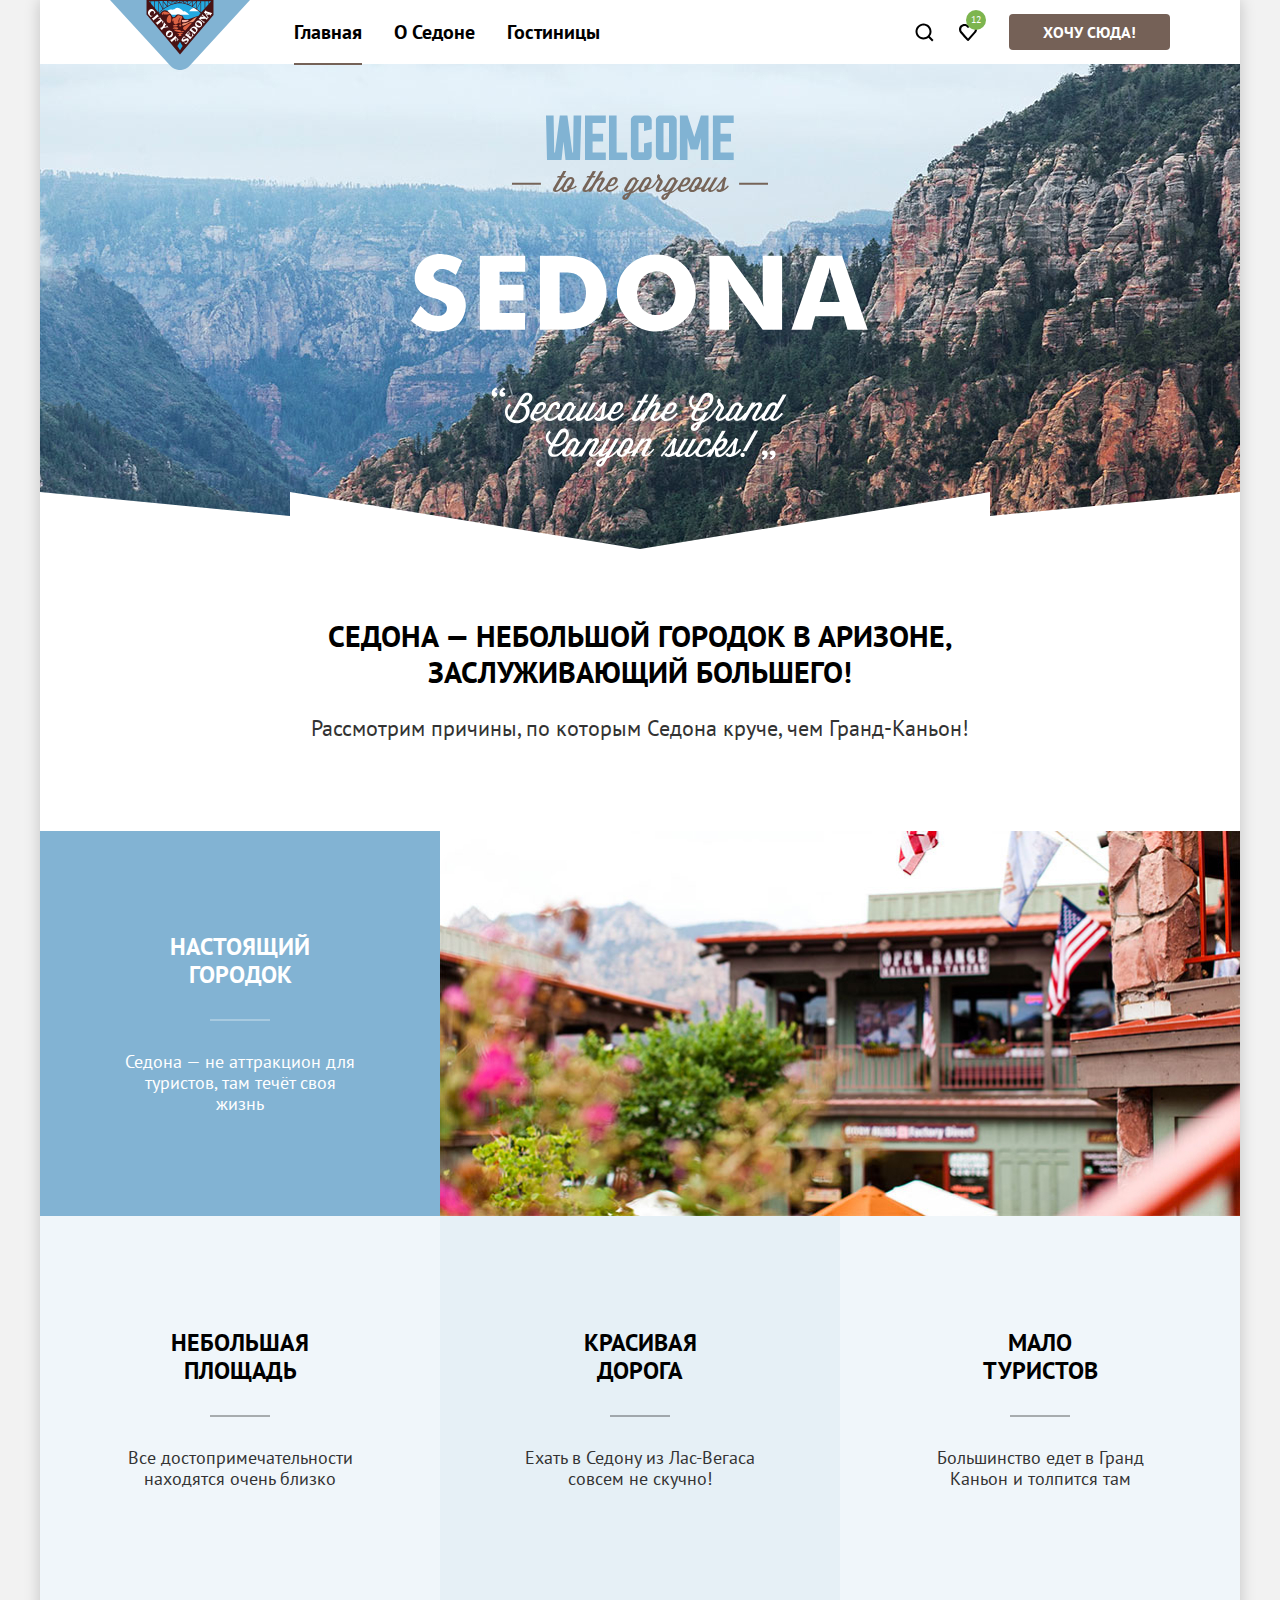
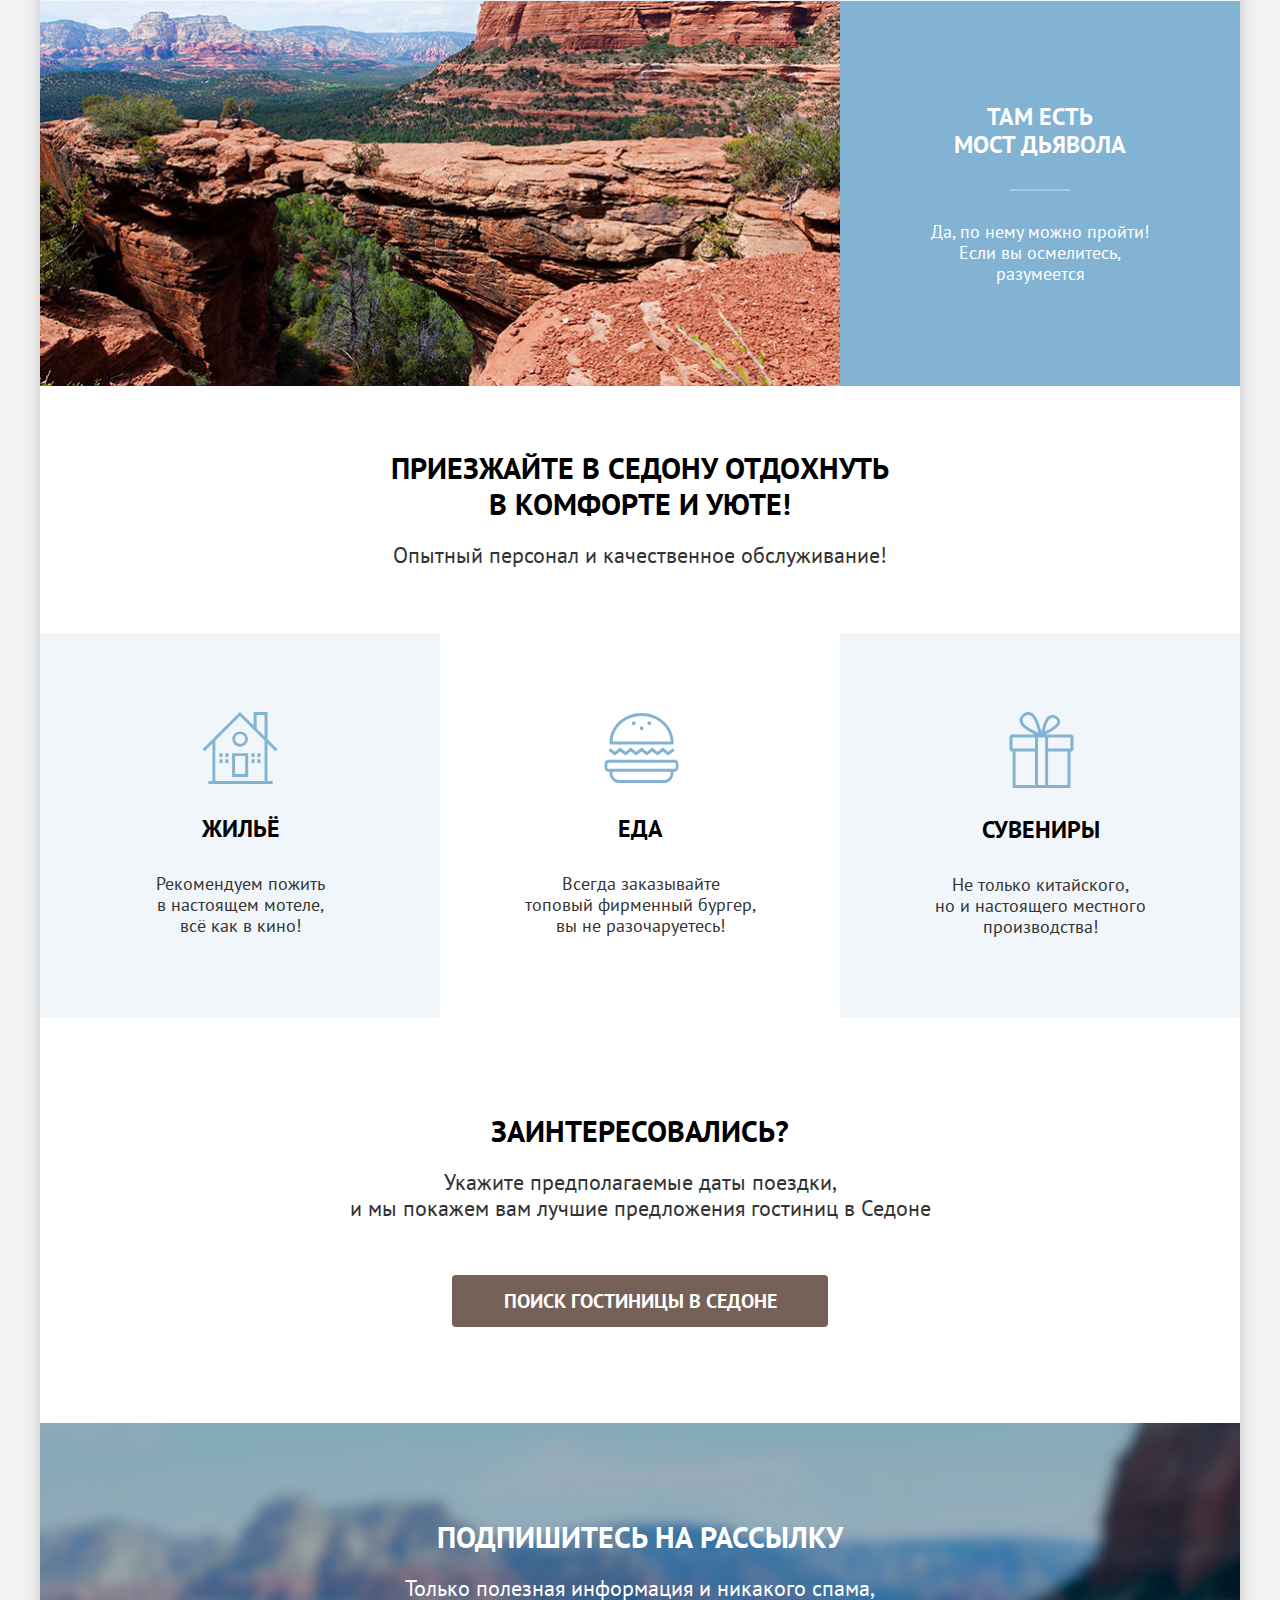
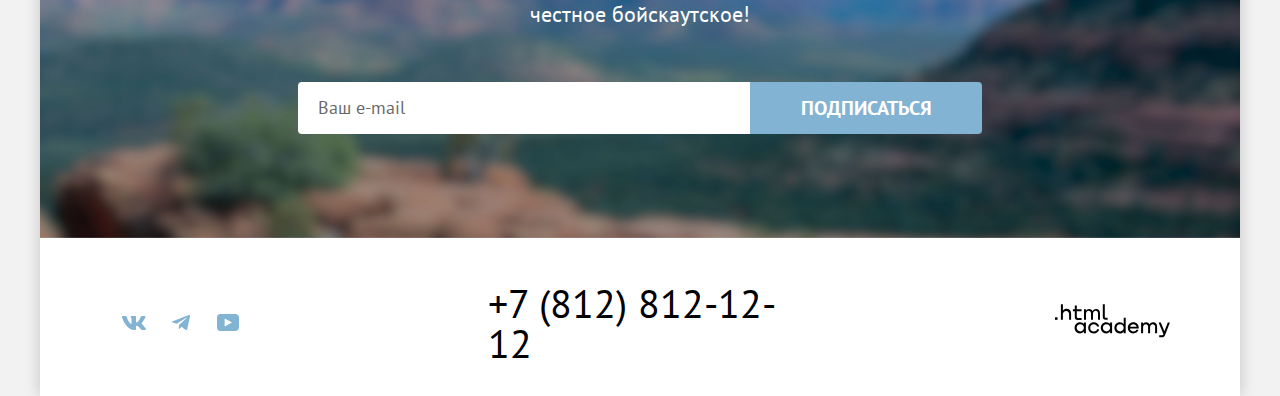
<file: index.html>
<!DOCTYPE html>
<html lang="ru">

<head>
  <meta charset="utf-8">
  <title>HTML Academy: Седона</title>
  <link rel="stylesheet"
        href="styles/styles.css">
  <link rel="icon"
        href="favicon.ico">
  <link rel="icon"
        type="image/png"
        href="images/favicons/favicon.png"
        sizes="32x32">
  <script src="./scripts/script.js"
          defer></script>
</head>

<body>
<header class="header"
        data-test="header">
  <div class="header__wrapper container">
    <a class="header__logo link link--primary"
       href="index.html"
       aria-current="page">
      <span class="visually-hidden">Обновить главную страницу</span>
      <img src="images/logos/site-logo.svg"
           width="140"
           height="70"
           alt="Логотип сайта «Седона».">
    </a>

    <nav class="header__navigation navigation">
      <ul class="navigation__list navigation__menu list">
        <li>
          <a class="navigation__link navigation__link--active link link--secondary"
             aria-current="page">Главная</a>
        </li>

        <li>
          <a class="navigation__link link link--secondary"
             href="#">О Седоне</a>
        </li>

        <li>
          <a class="navigation__link link link--secondary"
             href="catalog.html">Гостиницы</a>
        </li>
      </ul>

      <ul class="navigation__list navigation__actions list">
        <li>
          <a class="navigation__link navigation__link--as-icon link link--secondary"
             href="#">
            <span class="visually-hidden">Перейти на страницу поиска</span>
            <svg width="19"
                 height="19"
                 viewBox="0 0 19 19"
                 fill="currentColor"
                 aria-hidden="true"
                 focusable="false"
                 xmlns="http://www.w3.org/2000/svg">
              <path
                d="M18.5 17.0083L14.8 13.3287C15.8 12.0359 16.5 10.3453 16.5 8.4558C16.5 4.08011 12.9 0.5 8.5 0.5C4.1 0.5 0.5 4.17956 0.5 8.55525C0.5 12.9309 4.1 16.511 8.5 16.511C10.3 16.511 12 15.9144 13.4 14.8204L17.1 18.5L18.5 17.0083ZM8.5 14.5221C5.2 14.5221 2.5 11.837 2.5 8.55525C2.5 5.27348 5.2 2.5884 8.5 2.5884C11.8 2.5884 14.5 5.27348 14.5 8.55525C14.5 11.837 11.8 14.5221 8.5 14.5221Z" />
            </svg>
          </a>
        </li>

        <li>
          <a class="navigation__link navigation__link--as-icon navigation__link--icon-favorite link link--secondary"
             href="#">
            <span class="visually-hidden">Перейти на страницу избранного</span>
            <svg width="18"
                 height="17"
                 viewBox="0 0 18 17"
                 fill="currentColor"
                 aria-hidden="true"
                 focusable="false"
                 xmlns="http://www.w3.org/2000/svg">
              <path
                d="M8.9 17C8.6 17 8.3 16.9 8.1 16.6C2.7 10.5 1.4 9.1 1.1 8.7C0.4 7.8 0 6.6 0 5.4C0 2.4 2.4 0 5.5 0C6.8 0 8 0.5 9 1.3C10 0.5 11.3 0 12.5 0C15.5 0 18 2.4 18 5.4C18 6.7 17.5 7.9 16.7 8.8L9.7 16.7C9.5 16.9 9.3 17 8.9 17ZM2.9 7.5C3.2 7.9 6.4 11.5 9 14.4L15.2 7.4C15.7 6.9 15.9 6.2 15.9 5.4C15.9 3.6 14.4 2.1 12.6 2.1C11.6 2.1 10.6 2.6 9.9 3.4C9.6 3.7 9.3 3.8 9 3.8C8.7 3.8 8.4 3.6 8.2 3.4C7.5 2.6 6.5 2.1 5.5 2.1C3.7 2.1 2.2 3.6 2.2 5.4C2.1 6.3 2.5 7 2.9 7.5C2.8 7.5 2.8 7.5 2.9 7.5Z" />
            </svg>

            <span class="navigation__link-counter"
                  aria-live="polite">
                  <span class="visually-hidden">Количество элементов в избранном:
                  </span>12
                </span>
          </a>
        </li>
      </ul>
    </nav>

    <a class="header__link link button button--secondary"
       href="#">Хочу сюда!</a>
  </div>
</header>

<main class="main"
      data-test="main">
  <section class="main__hero container"
           data-test="hero">
    <h1 class="visually-hidden">Седона - небольшой городок в Аризоне</h1>

    <img src="images/content/welcome.svg"
         width="458"
         height="352"
         alt="Welcome to the gorgeous Sedona, because the Grand Canyon sucks!">
  </section>

  <section class="advantages"
           data-test="advantages">
    <h2 class="visually-hidden">Преимущества выборы Седоны</h2>

    <header class="advantages__intro intro container">
      <p class="intro__heading intro__heading--large-indent heading heading--second">
        Седона — небольшой городок в Аризоне,<br>заслуживающий большего!
      </p>
      <p class="intro__text">
        Рассмотрим причины, по которым Седона круче, чем Гранд-Каньон!
      </p>
    </header>

    <ul class="advantages__list list">
      <li class="advantages__item advantages__item--wide">
        <figure class="advantages__item-figure">
          <figcaption class="advantages__item-wrapper">
            <h3 class="advantages__item-title heading heading--third">
              Настоящий городок
            </h3>
            <p class="advantages__item-description">
              Седона — не аттракцион для туристов, там течёт своя жизнь
            </p>
          </figcaption>

          <img class="advantages__item-image"
               src="images/content/home-town.jpg"
               width="800"
               height="385"
               alt="Городские дома, в которых течёт бурная жизнь.">
        </figure>
      </li>

      <li class="advantages__item">
        <div class="advantages__item-wrapper">
          <h3 class="advantages__item-title heading heading--third">
            Небольшая площадь
          </h3>
          <p class="advantages__item-description">
            Все достопримечательности находятся очень близко
          </p>
        </div>
      </li>

      <li class="advantages__item">
        <div class="advantages__item-wrapper">
          <h3 class="advantages__item-title heading heading--third">
            Красивая<br>дорога
          </h3>
          <p class="advantages__item-description">
            Ехать в Седону из Лас-Вегаса<br>совсем не скучно!
          </p>
        </div>
      </li>

      <li class="advantages__item">
        <div class="advantages__item-wrapper">
          <h3 class="advantages__item-title heading heading--third">
            Мало<br>туристов
          </h3>
          <p class="advantages__item-description">
            Большинство едет в Гранд Каньон и толпится там
          </p>
        </div>
      </li>

      <li class="advantages__item advantages__item--wide advantages__item--reverse">
        <figure class="advantages__item-figure ">
          <figcaption class="advantages__item-wrapper">
            <h3 class="advantages__item-title heading heading--third">
              Там есть<br>мост дьявола
            </h3>
            <p class="advantages__item-description">
              Да, по нему можно пройти! Если вы осмелитесь, разумеется
            </p>
          </figcaption>

          <img class="advantages__item-image"
               src="images/content/devil-canyon.jpg"
               width="800"
               height="385"
               alt="Невероятно живописный каньон на фоне гор.">
        </figure>
      </li>
    </ul>
  </section>

  <section class="infrastructure"
           data-test="service">
    <h2 class="visually-hidden">Инфраструктура Седоны</h2>

    <header class="infrastructure__intro intro container">
      <p class="intro__heading heading heading--second">
        Приезжайте в Седону отдохнуть<br>в комфорте и уюте!
      </p>
      <p class="intro__text">
        Опытный персонал и качественное обслуживание!
      </p>
    </header>

    <ul class="infrastructure__list list">
      <li class="infrastructure__item infrastructure__item--house">
        <h3 class="infrastructure__item-title heading heading--third">
          Жильё
        </h3>
        <p class="infrastructure__item-description">
          Рекомендуем пожить<br>в настоящем мотеле,<br>всё как в кино!
        </p>
      </li>

      <li class="infrastructure__item infrastructure__item--food">
        <h3 class="infrastructure__item-title heading heading--third">
          Еда
        </h3>
        <p class="infrastructure__item-description">
          Всегда заказывайте<br>топовый фирменный бургер,<br>вы не разочаруетесь!
        </p>
      </li>

      <li class="infrastructure__item infrastructure__item--souvenir">
        <h3 class="infrastructure__item-title heading heading--third">
          Сувениры
        </h3>
        <p class="infrastructure__item-description">
          Не только китайского,<br>но и настоящего местного производства!
        </p>
      </li>
    </ul>
  </section>

  <section class="offer container"
           data-test="search">
    <h2 class="visually-hidden">Предложения гостиниц в Седоне</h2>

    <header class="intro">
      <p class="intro__heading heading heading--second">
        Заинтересовались?
      </p>
      <p class="intro__text">
        Укажите предполагаемые даты поездки,<br>и мы покажем вам лучшие предложения
        гостиниц в Седоне
      </p>
    </header>

    <button class="offer__button button button--secondary button--large-text"
            type="button">Поиск гостиницы в
      Седоне
    </button>
  </section>

  <section class="main__subscribe subscribe container"
           data-test="subscribe">

    <header class="intro intro--reverse-color">
      <h2 class="intro__heading heading heading--second">
        Подпишитесь на рассылку
      </h2>
      <p class="intro__text">
        Только полезная информация и никакого спама,<br>честное бойскаутское!
      </p>
    </header>

    <form class="subscribe__form"
          action="https://echo.htmlacademy.ru/"
          method="post">
      <label class="visually-hidden"
             for="subscription-email">Введите ваш e-mail адрес</label>
      <input class="subscribe__input input input--basic-bg"
             type="email"
             id="subscription-email"
             name="subscription-email"
             placeholder="Ваш e-mail"
             required>
      <button class="subscribe__button button button--primary button--large-text"
              type="submit">Подписаться
      </button>
    </form>
  </section>
</main>

<footer class="footer"
        data-test="footer">
  <div class="footer__wrapper container">
    <ul class="footer__social social list">
      <li>
        <a class="social__link social__link--vk link link--primary"
           href="https://vk.com/htmlacademy"
           target="_blank"
           rel="noopener noreferrer">
          <span class="visually-hidden">Наша группа в VK</span>
          <svg width="24"
               height="14"
               viewBox="0 0 24 14"
               fill="currentColor"
               aria-hidden="true"
               focusable="false"
               xmlns="http://www.w3.org/2000/svg">
            <path fill-rule="evenodd"
                  clip-rule="evenodd"
                  d="M23.45 0.948C23.616 0.402 23.45 0 22.655 0H20.03C19.362 0 19.054 0.347 18.887 0.73C18.887 0.73 17.552 3.926 15.661 6.002C15.049 6.604 14.771 6.795 14.437 6.795C14.27 6.795 14.019 6.604 14.019 6.057V0.948C14.019 0.292 13.835 0 13.279 0H9.151C8.734 0 8.483 0.304 8.483 0.593C8.483 1.214 9.429 1.358 9.526 3.106V6.904C9.526 7.737 9.373 7.888 9.039 7.888C8.149 7.888 5.984 4.677 4.699 1.003C4.45 0.288 4.198 0 3.527 0H0.9C0.15 0 0 0.347 0 0.73C0 1.412 0.89 4.8 4.145 9.281C6.315 12.341 9.37 14 12.153 14C13.822 14 14.028 13.632 14.028 12.997V10.684C14.028 9.947 14.186 9.8 14.715 9.8C15.105 9.8 15.772 9.992 17.33 11.467C19.11 13.216 19.403 14 20.405 14H23.03C23.78 14 24.156 13.632 23.94 12.904C23.702 12.18 22.852 11.129 21.725 9.882C21.113 9.172 20.195 8.407 19.916 8.024C19.527 7.533 19.638 7.314 19.916 6.877C19.916 6.877 23.116 2.451 23.449 0.948H23.45Z" />
          </svg>
        </a>
      </li>

      <li>
        <a class="social__link social__link--tg link link--primary"
           href="https://t.me/htmlacademy"
           target="_blank"
           rel="noopener noreferrer">
          <span class="visually-hidden">Наш канал в мессенджере Telegram</span>
          <svg width="18"
               height="16"
               viewBox="0 0 18 16"
               fill="currentColor"
               aria-hidden="true"
               focusable="false"
               xmlns="http://www.w3.org/2000/svg">
            <path
              d="M16.785 0.0992597L0.840489 6.24776C-0.247661 6.68481 -0.241365 7.29184 0.640845 7.56253L4.73445 8.83953L14.2058 2.8637C14.6537 2.59121 15.0629 2.7378 14.7265 3.03636L7.05283 9.96185H7.05103L7.05283 9.96275L6.77045 14.1823C7.18413 14.1823 7.36669 13.9925 7.59871 13.7686L9.58705 11.8351L13.7229 14.89C14.4855 15.31 15.0332 15.0941 15.2229 14.1841L17.9379 1.38885C18.2158 0.274623 17.5126 -0.229883 16.785 0.0992597Z" />
          </svg>
        </a>
      </li>

      <li>
        <a class="social__link social__link--yt link link--primary"
           href="https://www.youtube.com/user/htmlacademyru"
           target="_blank"
           rel="noopener noreferrer">
          <span class="visually-hidden">Наш канал на YouTube</span>
          <svg width="22"
               height="17"
               viewBox="0 0 22 17"
               fill="currentColor"
               aria-hidden="true"
               focusable="false"
               xmlns="http://www.w3.org/2000/svg">
            <path
              d="M18.607 0H3.17413C1.31343 0 0 1.59375 0 3.4V13.4937C0 15.4062 1.31343 17 3.17413 17H18.8259C20.4677 17 22 15.4062 22 13.6V3.4C21.7811 1.59375 20.4677 0 18.607 0ZM7.66169 12.5375V4.4625L14.995 8.5L7.66169 12.5375Z" />
          </svg>
        </a>
      </li>
    </ul>

    <div class="footer__contact">
      <a class="footer__contact-link link link--secondary"
         href="tel:+78128121212">+7 (812) 812-12-12</a>
    </div>

    <a class="footer__copyright-link link link--secondary"
       href="https://htmlacademy.ru/intensive/htmlcss"
       target="_blank"
       rel="noopener noreferrer">
      <span class="visually-hidden">Перейти на страницу интенсива</span>
      <svg width="115"
           height="34"
           role="img"
           aria-label="Логотип сайта «HTML Academy»."
           viewBox="0 0 115 34"
           fill="currentColor"
           focusable="false"
           xmlns="http://www.w3.org/2000/svg">
        <path d="M0 13.2564V15.8564H2.5V13.2564H0Z" />
        <path
          d="M11.6 4.85645C10 4.85645 8.8 5.55645 8 6.55645H7.9V0.356445H5.9V15.8564H7.9V10.5564C7.9 8.45645 9.2 6.95645 11.2 6.95645C13 6.95645 14.1 8.35645 14.1 10.1564V15.8564H16.1V9.75644C16.2 6.75644 14.3 4.85645 11.6 4.85645Z" />
        <path
          d="M26.6 5.15645H21.8V1.45645H19.8V5.25645H17.9V7.25645H19.8V13.2564C19.8 14.9564 20.8 15.9564 22.5 15.9564H26.6V13.9564H22.9C22.2 13.9564 21.8 13.5564 21.8 12.8564V7.15645H26.6V5.15645Z" />
        <path
          d="M41.1 4.95645C39.5 4.95645 38.2 5.75644 37.6 7.05645H37.5C36.9 5.85645 35.7 4.95645 34.1 4.95645C32.7 4.95645 31.6 5.75645 31 6.75645H30.9V5.15645H29V15.7564H31V10.3564C31 8.35645 32 6.85645 33.6 6.85645C35.1 6.85645 36 7.85645 36 9.45645V15.7564H38V10.1564C38 7.75645 39.4 6.85645 40.6 6.85645C42.1 6.85645 43 7.85645 43 9.45645V15.7564H45V9.25644C45.1 6.75644 43.6 4.95645 41.1 4.95645Z" />
        <path
          d="M47.8 13.0564C47.8 14.7564 48.8 15.7564 50.6 15.7564H52.6V13.7564H50.9C50.2 13.7564 49.8 13.3564 49.8 12.6564V0.356445H47.8V13.0564Z" />
        <path
          d="M28.9 20.0564C28 18.9564 26.7 18.2564 25 18.2564C21.9 18.2564 19.6 20.5564 19.6 23.8564C19.6 27.1564 21.9 29.4564 25 29.4564C26.8 29.4564 28 28.6564 28.8 27.5564H28.9V29.1564H30.9V18.5564H28.9V20.0564ZM25.3 27.4564C23.1 27.4564 21.7 25.8564 21.7 23.8564C21.7 21.8564 23.1 20.2564 25.3 20.2564C27.5 20.2564 28.9 21.8564 28.9 23.8564C28.9 25.7564 27.5 27.4564 25.3 27.4564Z" />
        <path
          d="M44.2 22.3564C43.7 19.9564 41.6 18.2564 38.8 18.2564C35.4 18.2564 33.2 20.7564 33.2 23.8564C33.2 26.9564 35.4 29.4564 38.8 29.4564C41.6 29.4564 43.7 27.6564 44.2 25.2564H42.1C41.7 26.5564 40.4 27.5564 38.8 27.5564C36.6 27.5564 35.2 25.9564 35.2 23.9564C35.2 21.9564 36.6 20.3564 38.8 20.3564C40.4 20.3564 41.6 21.3564 42.1 22.5564H44.2V22.3564Z" />
        <path
          d="M55.1 20.0564C54.2 18.9564 52.9 18.2564 51.2 18.2564C48.1 18.2564 45.8 20.5564 45.8 23.8564C45.8 27.1564 48.1 29.4564 51.2 29.4564C53 29.4564 54.2 28.6564 55 27.5564H55.1V29.1564H57.1V18.5564H55.1V20.0564ZM51.5 27.4564C49.3 27.4564 47.9 25.8564 47.9 23.8564C47.9 21.8564 49.3 20.2564 51.5 20.2564C53.7 20.2564 55.1 21.8564 55.1 23.8564C55.1 25.7564 53.6 27.4564 51.5 27.4564Z" />
        <path
          d="M68.7 20.1564C67.8 19.0564 66.5 18.2564 64.8 18.2564C61.7 18.2564 59.4 20.5564 59.4 23.8564C59.4 27.1564 61.6 29.4564 64.8 29.4564C66.5 29.4564 67.8 28.6564 68.6 27.6564H68.7V29.1564H70.7V13.7564H68.7V20.1564ZM65.1 27.4564C62.9 27.4564 61.5 25.8564 61.5 23.8564C61.5 21.8564 62.9 20.2564 65.1 20.2564C67.3 20.2564 68.7 21.8564 68.7 23.8564C68.6 25.8564 67.2 27.4564 65.1 27.4564Z" />
        <path
          d="M78.3 18.2564C75 18.2564 72.8 20.7564 72.8 23.8564C72.8 26.8564 74.9 29.4564 78.3 29.4564C80.8 29.4564 82.8 28.1564 83.5 25.8564H81.4C80.9 26.8564 79.8 27.4564 78.4 27.4564C76.5 27.4564 75.1 26.1564 75 24.5564H83.8C84 20.9564 81.8 18.2564 78.3 18.2564ZM78.3 20.1564C80 20.1564 81.3 21.1564 81.6 22.7564H75.1C75.4 21.2564 76.6 20.1564 78.3 20.1564Z" />
        <path
          d="M98.2 18.2564C96.6 18.2564 95.3 19.0564 94.6 20.2564H94.5C93.9 19.0564 92.7 18.2564 91.1 18.2564C89.7 18.2564 88.6 18.9564 88 20.0564V18.5564H86.1V29.1564H88.1V23.7564C88.1 21.7564 89.1 20.3564 90.7 20.2564C92.2 20.2564 93.1 21.2564 93.1 22.8564V29.1564H95.1V23.5564C95.1 21.1564 96.5 20.2564 97.7 20.2564C99.2 20.2564 100.1 21.2564 100.1 22.8564V29.1564H102.1V22.6564C102.2 20.0564 100.7 18.2564 98.2 18.2564Z" />
        <path
          d="M109.4 27.3564L105.8 18.4564H103.6L108.4 30.0564C108.1 30.9564 107.7 31.2564 106.7 31.2564H104.2V33.2564H106.7C108.5 33.2564 109.5 32.4564 110.2 30.6564L114.9 18.4564H112.8L109.4 27.3564Z" />
      </svg>
    </a>
  </div>
</footer>

<div class="modal modal--inactive">
  <section class="modal__container">
    <h2 class="modal__title heading heading--second">Поиск гостиницы в Седоне</h2>

    <button class="modal__close"
            type="button">
      <span class="visually-hidden">Закрыть модальное окно поиска гостиницы</span>
      <svg class="modal__close-icon"
           width="20"
           height="20"
           viewBox="0 0 20 20"
           fill="currentColor"
           aria-hidden="true"
           focusable="false"
           xmlns="http://www.w3.org/2000/svg">
        <path
          d="M17 4.29231L15.7077 3L10 8.70769L4.29231 3L3 4.29231L8.70769 10L3 15.7077L4.29231 17L10 11.2923L15.7077 17L17 15.7077L11.2923 10L17 4.29231Z" />
      </svg>
    </button>

    <form class="modal__form"
          id="search-apartments"
          method="get"
          action="https://echo.htmlacademy.ru/">
      <p class="modal__control modal__control--text">
        <label class="modal__label"
               for="check-in">
          Дата заезда:
        </label>
        <input class="modal__input input input--bold input--additional-bg"
               id="check-in"
               type="text"
               name="check-in"
               placeholder="Укажите дату"
               value="27 апреля 2020"
               required>
        <span class="modal__hint modal__hint--error">Мы не можем отправить вас в
              прошлое.</span>
      </p>

      <p class="modal__control modal__control--text">
        <label class="modal__label"
               for="check-out">
          Дата выезда:
        </label>
        <input class="modal__input input input--bold input--additional-bg"
               id="check-out"
               type="text"
               name="check-out"
               placeholder="Укажите дату"
               value="1 сентября 2023"
               required>
        <span class="modal__hint">На эти даты есть свободные номера. Пока есть.</span>
      </p>

      <div class="modal__control modal__control--number">
        <label class="modal__label"
               for="adult-amount">
          Взрослые:
        </label>
        <div class="modal__input-wrapper">
          <button class="modal__button modal__button--decrease"
                  type="button">
            <span class="visually-hidden">Уменьшить чиcло взрослых гостей</span>
            <svg width="14"
                 height="2"
                 viewBox="0 0 14 2"
                 fill="currentColor"
                 aria-hidden="true"
                 focusable="false"
                 xmlns="http://www.w3.org/2000/svg">
              <path d="M0 0L0 2L14 2V0L0 0Z" />
            </svg>
          </button>
          <input class="modal__input-number input input--number input--bold input--additional-bg"
                 id="adult-amount"
                 name="adult-amount"
                 type="number"
                 min="1"
                 placeholder="2"
                 value="2">
          <button class="modal__button modal__button--increase"
                  type="button">
            <span class="visually-hidden">Увеличить чиcло взрослых гостей</span>
            <svg width="14"
                 height="14"
                 viewBox="0 0 14 14"
                 fill="currentColor"
                 aria-hidden="true"
                 focusable="false"
                 xmlns="http://www.w3.org/2000/svg">
              <path d="M14 6H8V0H6V6H0V8H6V14H8V8H14V6Z" />
            </svg>
          </button>
        </div>
      </div>

      <div class="modal__control modal__control--number">
            <span class="modal__tooltip">
              <label class="modal__label"
                     for="children-amount">
                Дети:
              </label>
              <button class="modal__tooltip-button tooltip"
                      type="button"
                      aria-labelledby="tooltip">
                <span class="tooltip__content"
                      role="tooltip"
                      id="tooltip">
                  Укажите количество детей, которые будут с вами, возраст которых от 6 до
                  18
                  лет.
                  Дети до 6 лет
                  размещаются бесплатно.
                </span>
              </button>
            </span>
        <div class="modal__input-wrapper">
          <button class="modal__button modal__button--decrease"
                  type="button">
            <span class="visually-hidden">Уменьшить чиcло взрослых гостей</span>
            <svg width="14"
                 height="2"
                 viewBox="0 0 14 2"
                 fill="currentColor"
                 aria-hidden="true"
                 focusable="false"
                 xmlns="http://www.w3.org/2000/svg">
              <path d="M0 0L0 2L14 2V0L0 0Z" />
            </svg>
          </button>
          <input class="modal__input-number input input--number input--bold input--additional-bg"
                 id="children-amount"
                 name="children-amount"
                 type="number"
                 min="1"
                 placeholder="2"
                 value="2">
          <button class="modal__button modal__button--increase"
                  type="button">
            <span class="visually-hidden">Увеличить чиcло взрослых гостей</span>
            <svg width="14"
                 height="14"
                 viewBox="0 0 14 14"
                 fill="currentColor"
                 aria-hidden="true"
                 focusable="false"
                 xmlns="http://www.w3.org/2000/svg">
              <path d="M14 6H8V0H6V6H0V8H6V14H8V8H14V6Z" />
            </svg>
          </button>
        </div>
      </div>
    </form>

    <button class="modal__submit button button--primary"
            type="submit"
            form="search-apartments">Найти
    </button>
  </section>
</div>
</body>

</html>
</file>
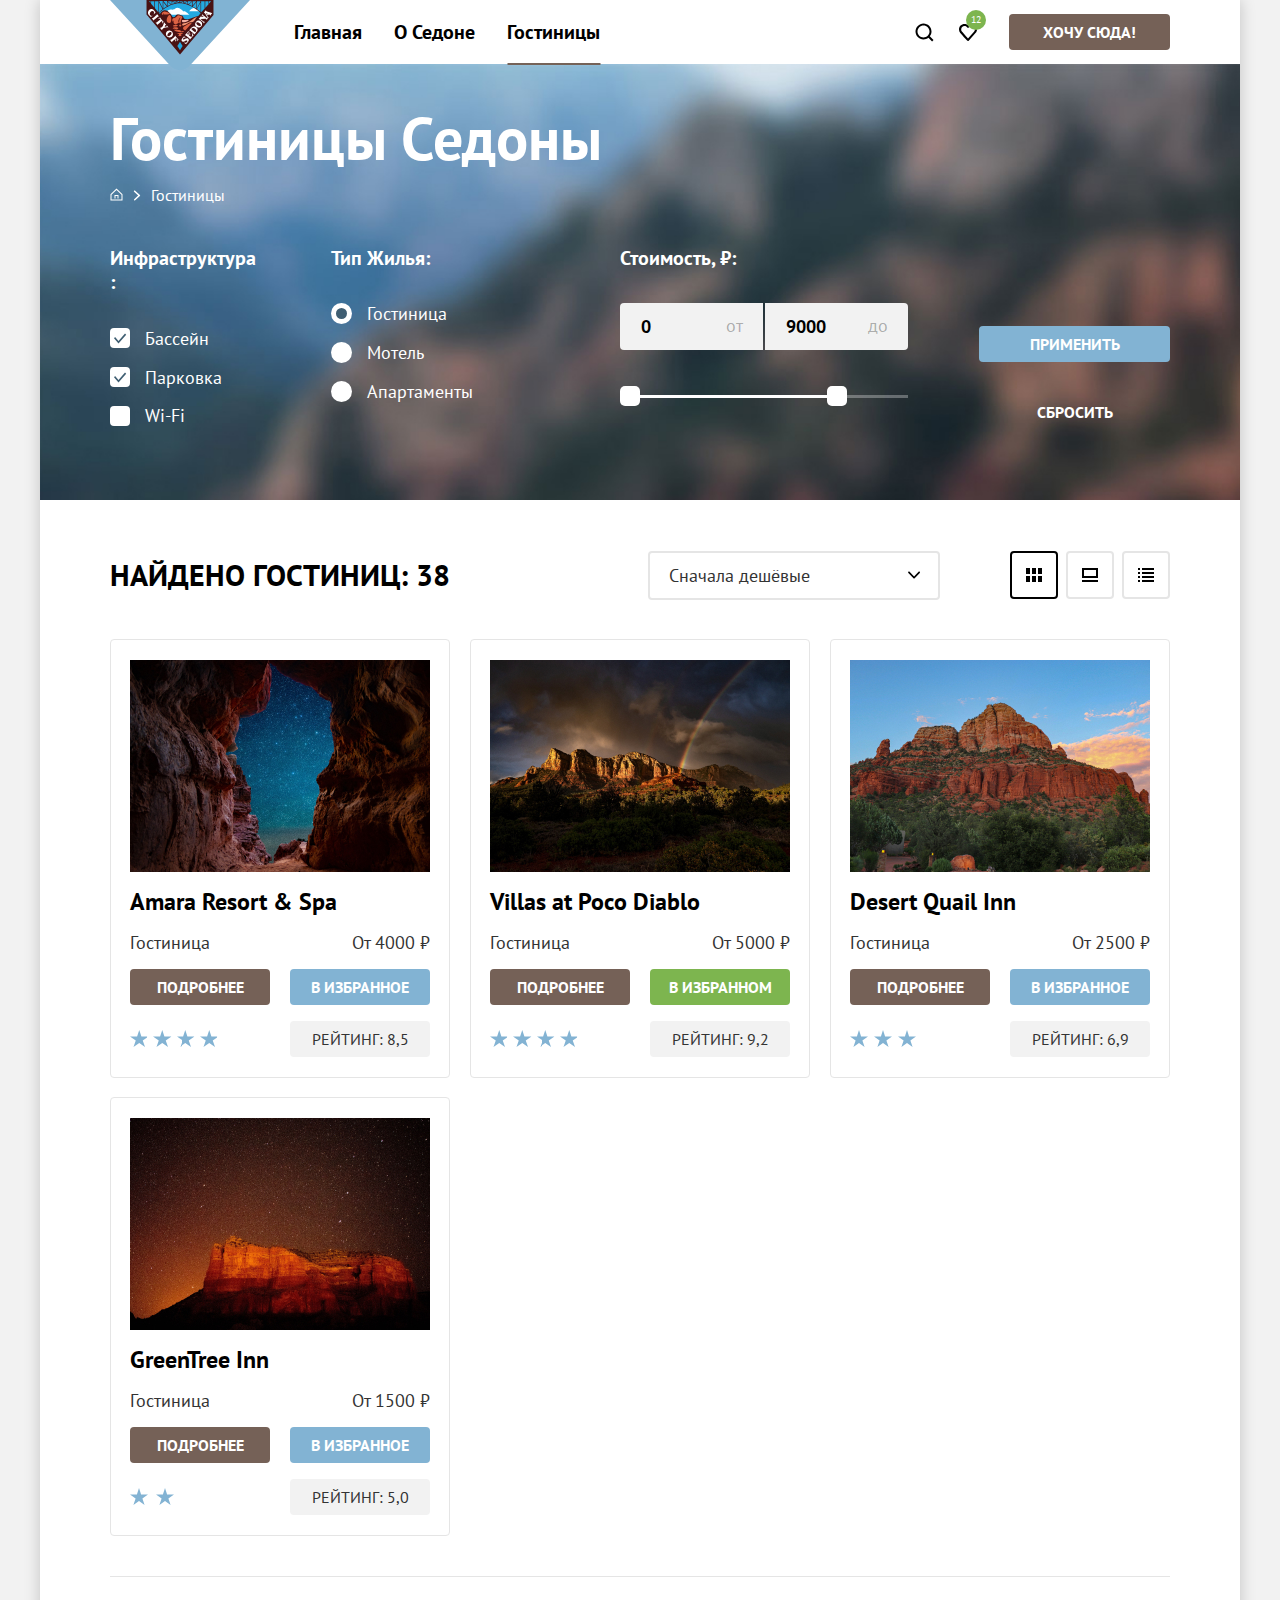
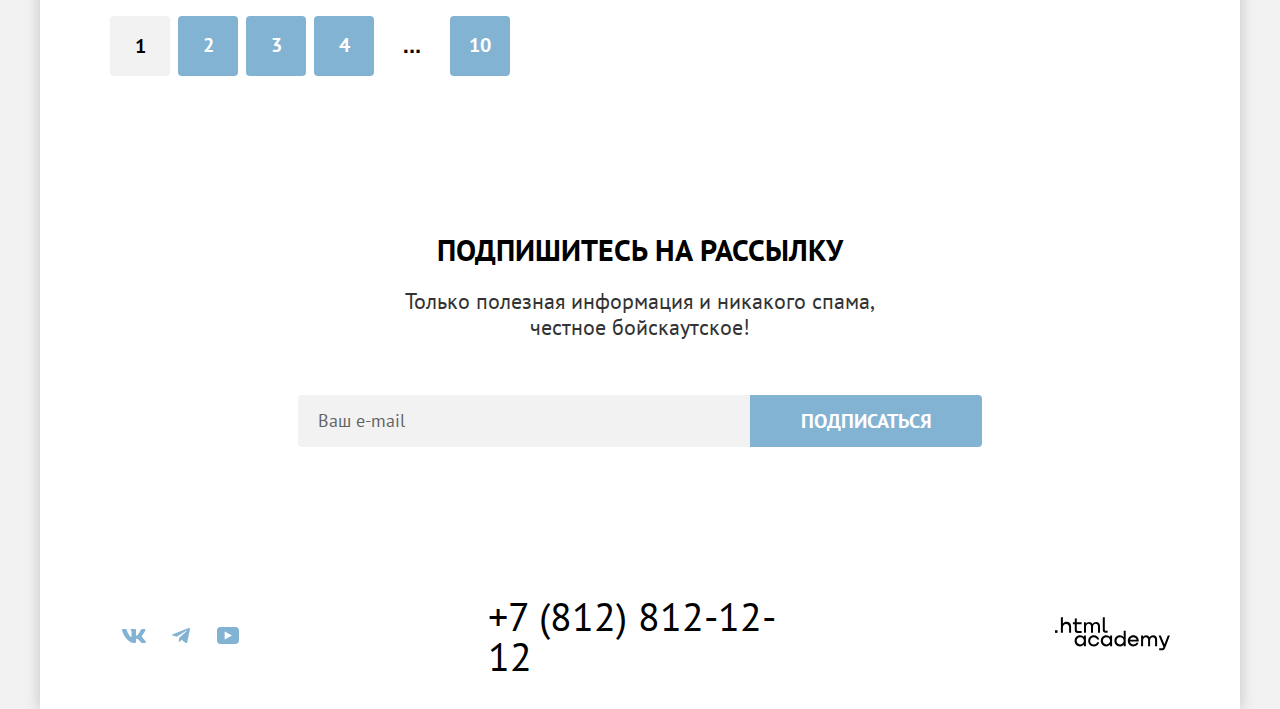
<file: catalog.html>
<!DOCTYPE html>
<html lang="ru">

<head>
  <meta charset="utf-8">
  <title>HTML Academy: Седона - Каталог</title>
  <link rel="stylesheet"
        href="styles/styles.css">
  <link rel="icon"
        type="image/png"
        href="images/favicons/favicon.png"
        sizes="32x32">
</head>

<body>
<header class="header"
        data-test="header">
  <div class="header__wrapper container">
    <a class="header__logo link link--primary"
       href="index.html">
      <span class="visually-hidden">Перейти на главную страницу</span>
      <img src="images/logos/site-logo.svg"
           width="140"
           height="70"
           alt="Логотип сайта «Седона».">
    </a>

    <nav class="header__navigation navigation">
      <ul class="navigation__list navigation__menu list">
        <li>
          <a class="navigation__link link link--secondary"
             href="index.html">Главная</a>
        </li>

        <li>
          <a class="navigation__link link link--secondary"
             href="#">О Седоне</a>
        </li>

        <li>
          <a class="navigation__link navigation__link--active link link--secondary"
             aria-current="page">Гостиницы</a>
        </li>
      </ul>

      <ul class="navigation__list navigation__actions list">
        <li>
          <a class="navigation__link navigation__link--as-icon link link--secondary"
             href="#">
            <span class="visually-hidden">Перейти на страницу поиска</span>
            <svg width="19"
                 height="19"
                 viewBox="0 0 19 19"
                 fill="currentColor"
                 aria-hidden="true"
                 focusable="false"
                 xmlns="http://www.w3.org/2000/svg">
              <path
                d="M18.5 17.0083L14.8 13.3287C15.8 12.0359 16.5 10.3453 16.5 8.4558C16.5 4.08011 12.9 0.5 8.5 0.5C4.1 0.5 0.5 4.17956 0.5 8.55525C0.5 12.9309 4.1 16.511 8.5 16.511C10.3 16.511 12 15.9144 13.4 14.8204L17.1 18.5L18.5 17.0083ZM8.5 14.5221C5.2 14.5221 2.5 11.837 2.5 8.55525C2.5 5.27348 5.2 2.5884 8.5 2.5884C11.8 2.5884 14.5 5.27348 14.5 8.55525C14.5 11.837 11.8 14.5221 8.5 14.5221Z" />
            </svg>
          </a>
        </li>

        <li>
          <a class="navigation__link navigation__link--as-icon navigation__link--icon-favorite link link--secondary"
             href="#">
            <span class="visually-hidden">Перейти на страницу избранного</span>
            <svg width="18"
                 height="17"
                 viewBox="0 0 18 17"
                 fill="currentColor"
                 aria-hidden="true"
                 focusable="false"
                 xmlns="http://www.w3.org/2000/svg">
              <path
                d="M8.9 17C8.6 17 8.3 16.9 8.1 16.6C2.7 10.5 1.4 9.1 1.1 8.7C0.4 7.8 0 6.6 0 5.4C0 2.4 2.4 0 5.5 0C6.8 0 8 0.5 9 1.3C10 0.5 11.3 0 12.5 0C15.5 0 18 2.4 18 5.4C18 6.7 17.5 7.9 16.7 8.8L9.7 16.7C9.5 16.9 9.3 17 8.9 17ZM2.9 7.5C3.2 7.9 6.4 11.5 9 14.4L15.2 7.4C15.7 6.9 15.9 6.2 15.9 5.4C15.9 3.6 14.4 2.1 12.6 2.1C11.6 2.1 10.6 2.6 9.9 3.4C9.6 3.7 9.3 3.8 9 3.8C8.7 3.8 8.4 3.6 8.2 3.4C7.5 2.6 6.5 2.1 5.5 2.1C3.7 2.1 2.2 3.6 2.2 5.4C2.1 6.3 2.5 7 2.9 7.5C2.8 7.5 2.8 7.5 2.9 7.5Z" />
            </svg>

            <span class="navigation__link-counter"
                  aria-live="polite">
                  <span class="visually-hidden">Количество элементов в избранном:</span>
                  12
                </span>
          </a>
        </li>
      </ul>
    </nav>

    <a class="header__link link button button--secondary"
       href="#">Хочу сюда!</a>
  </div>
</header>

<main class="main main-inner"
      data-test="main">
  <div class="main-inner__header container">
    <h1 class="main-inner__title heading heading--first">Гостиницы Седоны</h1>

    <nav class="main-inner__breadcrumbs breadcrumbs">
      <ol class="breadcrumbs__list list">
        <li class="breadcrumbs__item">
          <a class="breadcrumbs__link link link--as-text link--basic-light"
             href="index.html">
            <span class="visually-hidden">Перейти на главную страницу</span>
            <svg width="13"
                 height="13"
                 viewBox="0 0 13 13"
                 fill="currentColor"
                 aria-hidden="true"
                 focusable="false"
                 xmlns="http://www.w3.org/2000/svg">
              <path
                d="M6.5 0.5L0.5 6.30006V12.5001H12.5V6.30006L6.5 0.5ZM11.5 11.5001H1.5V6.70005L6.5 1.9L11.5 6.70005V11.5001Z" />
              <path d="M4.5 10.5001H5.5V8.00005H7.5V10.5001H8.5V7.00005H4.5V10.5001Z" />
            </svg>
          </a>
        </li>

        <li class="breadcrumbs__item">
          <a class="breadcrumbs__link breadcrumbs__link--active link link--basic-light"
             aria-current="page">
            Гостиницы
          </a>
        </li>
      </ol>
    </nav>

    <section class="filters">
      <h2 class="visually-hidden">Настройте параметры подбора отелей</h2>

      <form class="filters__form"
            action="https://echo.htmlacademy.ru/"
            method="get"
            data-test="filter">
        <div class="filters__side">
          <fieldset class="filters__fieldset filters__fieldset--options break-word">
            <legend class="filters__legend">Инфраструктура:</legend>

            <ul class="list filters__checkbox-group">
              <li class="filters__item">
                <label class="filters__wrapper">
                  <input class="filters__input visually-hidden"
                         type="checkbox"
                         name="infrastructure"
                         value="pool"
                         checked>
                  <span class="filters__checkbox"></span>
                  Бассейн
                </label>
              </li>

              <li class="filters__item">
                <label class="filters__wrapper">
                  <input class="filters__input visually-hidden"
                         type="checkbox"
                         name="infrastructure"
                         value="parking"
                         checked>
                  <span class="filters__checkbox"></span>
                  Парковка
                </label>
              </li>

              <li class="filters__item">
                <label class="filters__wrapper">
                  <input class="filters__input visually-hidden"
                         type="checkbox"
                         name="infrastructure"
                         value="wi-fi">
                  <span class="filters__checkbox"></span>
                  Wi-Fi
                </label>
              </li>
            </ul>
          </fieldset>

          <fieldset class="filters__fieldset filters__fieldset--options break-word">
            <legend class="filters__legend filters__legend--room-type">Тип Жилья:</legend>

            <ul class="list filters__radio-group">
              <li class="filters__item">
                <label class="filters__wrapper">
                  <input class="filters__input visually-hidden"
                         type="radio"
                         name="room-type"
                         value="hotel"
                         checked>
                  <span class="filters__checkbox"></span>
                  Гостиница
                </label>
              </li>

              <li class="filters__item">
                <label class="filters__wrapper">
                  <input class="filters__input visually-hidden"
                         type="radio"
                         name="room-type"
                         value="motel">
                  <span class="filters__checkbox"></span>
                  Мотель
                </label>
              </li>

              <li class="filters__item">
                <label class="filters__wrapper">
                  <input class="filters__input visually-hidden"
                         type="radio"
                         name="room-type"
                         value="apartments">
                  <span class="filters__checkbox"></span>
                  Апартаменты
                </label>
              </li>
            </ul>
          </fieldset>
        </div>

        <div class="filters__side">
          <fieldset class="filters__fieldset filters__fieldset--range">
            <legend class="filters__legend break-word">Стоимость, ₽:</legend>

            <div class="range">
              <div class="range__inputs">
                <p class="range__input-wrapper">
                  <input class="range__input input input--number"
                         id="range-from"
                         type="number"
                         name="min-price"
                         min="0"
                         max="8999"
                         placeholder="0"
                         value="0">
                  <label class="range__label"
                         for="range-from">От</label>
                </p>

                <p class="range__input-wrapper">
                  <input class="range__input input input--number"
                         id="range-to"
                         type="number"
                         name="max-price"
                         min="1"
                         max="9000"
                         placeholder="9000"
                         value="9000">
                  <label class="range__label"
                         for="range-to">До</label>
                </p>
              </div>

              <div class="range__slider">
                <button class="range__slider-button button"
                        type="button">
                  <span class="visually-hidden">Минимальная цена отеля</span>
                </button>

                <span class="range__slider-progress"></span>

                <button class="range__slider-button button"
                        type="button">
                  <span class="visually-hidden">Максимальная цена отеля</span>
                </button>
              </div>
            </div>
          </fieldset>

          <div class="filters__controls">
            <button class="button button--primary"
                    type="submit">Применить
            </button>
            <button class="button button--transparent"
                    type="reset">Сбросить
            </button>
          </div>
        </div>
      </form>
    </section>
  </div>

  <section class="main-inner__hotels hotels"
           data-test="catalog">
    <h2 class="visually-hidden">Найденные отели по выбранным фильтрам</h2>

    <div class="container">

      <header class="hotels__header">
        <b class="hotels__header-title heading heading--second break-word">Найдено гостиниц:
          <span class="hotels__amount">38</span>
        </b>

        <div class="sorting">
          <select class="sorting__select"
                  name="sorting"
                  aria-label="Сортировка найденных отелей">
            <option value="cheap"
                    selected>Сначала дешёвые
            </option>
            <option value="popular">Сначала популярные</option>
            <option value="expensive">Сначала дорогие</option>
          </select>
          <svg class="sorting__arrow"
               width="12"
               height="9"
               viewBox="0 0 12 9"
               fill="currentColor"
               aria-hidden="true"
               focusable="false"
               xmlns="http://www.w3.org/2000/svg">
            <path
              d="M6.67501 7.71255L11.775 2.41255C12.075 2.11255 12.075 1.51255 11.775 1.21255C11.475 0.912549 10.875 0.912549 10.575 1.21255L6.07501 5.91255L1.57501 1.21255C1.27501 0.912549 0.675012 0.912549 0.375012 1.21255C0.175012 1.31255 0.0750122 1.61255 0.0750122 1.81255C0.0750122 2.01255 0.175012 2.21255 0.375012 2.41255L5.47501 7.71255C5.77501 8.11255 6.37501 8.11255 6.67501 7.71255Z" />
          </svg>
        </div>

        <ul class="hotels__view list">
          <li class="hotels__view-item">
            <a class="hotels__view-link hotels__view-link--tile-view hotels__view-link--active"
               href="catalog.html?view=tile"
               tabindex="-1">
              <span class="visually-hidden">Показать список гостиниц плиткой</span>
            </a>
          </li>

          <li class="hotels__view-item">
            <a class="hotels__view-link hotels__view-link--card-view"
               href="catalog.html?view=card">
              <span class="visually-hidden">Показать список гостиниц карточками</span>
            </a>
          </li>

          <li class="hotels__view-item">
            <a class="hotels__view-link hotels__view-link--list-view"
               href="catalog.html?view=list">
              <span class="visually-hidden">Показать список гостиниц списком</span>
            </a>
          </li>
        </ul>
      </header>

      <ul class="hotels__list list">
        <li>
          <article class="card break-word">
            <a class="card__link link link--secondary"
               href="#">
              <img class="card__image"
                   src="images/hotels/amara-resort-and-spa.jpg"
                   width="300"
                   height="212"
                   alt="Звёздное небо, окруженное горами.">
            </a>

            <h3 class="card__title heading heading--third">Amara Resort & Spa</h3>

            <dl class="card__info">
              <dt class="visually-hidden">Тип жилья</dt>
              <dd class="card__info-value card__info-type">Гостиница</dd>

              <dt class="visually-hidden">Цена</dt>
              <dd class="card__info-value card__info-price">От 4000 ₽</dd>
            </dl>

            <div class="card__controls">
              <a class="card__controls-button card__controls-button--more button button--secondary link"
                 href="#">Подробнее</a>

              <button class="card__controls-button card__controls-button--favorite button button--primary"
                      type="button">В избранное
              </button>
            </div>

            <div class="card__quality">
              <span class="card__stars"
                    data-star="4">
                <span class="visually-hidden">Четырёхзвёздочный отель</span>
              </span>

              <p class="card__rating">Рейтинг:
                <span class="card__rating-amount">8,5</span>
              </p>
            </div>
          </article>
        </li>

        <li>
          <article class="card break-word">
            <a class="card__link link link--secondary"
               href="#">
              <img class="card__image"
                   src="images/hotels/villas-at-poco-diablo.jpg"
                   width="300"
                   height="212"
                   alt="Величественные горы в закате.">
            </a>

            <h3 class="card__title heading heading--third">Villas at Poco Diablo</h3>

            <dl class="card__info">
              <dt class="visually-hidden">Тип жилья</dt>
              <dd class="card__info-value card__info-type">Гостиница</dd>

              <dt class="visually-hidden">Цена</dt>
              <dd class="card__info-value card__info-price">От 5000 ₽</dd>
            </dl>

            <div class="card__controls">
              <a class="card__controls-button button button--secondary link"
                 href="#">Подробнее</a>

              <button class="card__controls-button button button--accent"
                      type="button">В избранном
              </button>
            </div>

            <div class="card__quality">
              <span class="card__stars"
                    data-star="4">
                <span class="visually-hidden">Четырёхзвёздочный отель</span>
              </span>

              <p class="card__rating">Рейтинг:
                <span class="card__rating-amount">9,2</span>
              </p>
            </div>
          </article>
        </li>

        <li>
          <article class="card break-word">
            <a class="card__link link link--secondary"
               href="#">
              <img class="card__image"
                   src="images/hotels/desert-quail-inn.jpg"
                   width="300"
                   height="212"
                   alt="Каньон в лесу на рассвете.">
            </a>

            <h3 class="card__title heading heading--third">Desert Quail Inn</h3>

            <dl class="card__info">
              <dt class="visually-hidden">Тип жилья</dt>
              <dd class="card__info-value card__info-type">Гостиница</dd>

              <dt class="visually-hidden">Цена</dt>
              <dd class="card__info-value card__info-price">От 2500 ₽</dd>
            </dl>

            <div class="card__controls">
              <a class="card__controls-button button button--secondary link"
                 href="#">Подробнее</a>

              <button class="card__controls-button button button--primary"
                      type="button">В избранное
              </button>
            </div>

            <div class="card__quality">
              <span class="card__stars"
                    data-star="3">
                <span class="visually-hidden">Трёхзвёздочный отель</span>
              </span>

              <p class="card__rating">Рейтинг:
                <span class="card__rating-amount">6,9</span>
              </p>
            </div>
          </article>
        </li>

        <li>
          <article class="card break-word">
            <a class="card__link link link--secondary"
               href="#">
              <img class="card__image"
                   src="images/hotels/green-tree-inn.jpg"
                   alt="Каньон под звёздным небом на закате."
                   width="300"
                   height="212">
            </a>

            <h3 class="card__title heading heading--third">GreenTree Inn</h3>

            <dl class="card__info">
              <dt class="visually-hidden">Тип жилья</dt>
              <dd class="card__info-value card__info-type">Гостиница</dd>

              <dt class="visually-hidden">Цена</dt>
              <dd class="card__info-value card__info-price">От 1500 ₽</dd>
            </dl>

            <div class="card__controls">
              <a class="card__controls-button button button--secondary link"
                 href="#">Подробнее</a>

              <button class="card__controls-button button button--primary"
                      type="button">В избранное
              </button>
            </div>

            <div class="card__quality">
              <span class="card__stars"
                    data-star="2">
                <span class="visually-hidden">Двухзвёздочный отель</span>
              </span>

              <p class="card__rating">Рейтинг:
                <span class="card__rating-amount">5,0</span>
              </p>
            </div>
          </article>
        </li>
      </ul>

      <nav class="hotels__pagination pagination"
           aria-label="Пагинация">
        <ol class="pagination__list list break-word">
          <li>
            <span class="pagination__link pagination__button link pagination__link--active"
                  aria-current="page">
              <span class="visually-hidden">Текущая страница</span>
              1
            </span>
          </li>

          <li>
            <a class="pagination__link link button button--primary"
               href="catalog.html?page=2">
              <span class="visually-hidden">Страница под номером</span>
              2
            </a>
          </li>

          <li>
            <a class="pagination__link link button button--primary"
               href="catalog.html?page=3">
              <span class="visually-hidden">Страница под номером</span>
              3
            </a>
          </li>

          <li>
            <a class="pagination__link link button button--primary"
               href="catalog.html?page=4">
              <span class="visually-hidden">Страница под номером</span>
              4
            </a>
          </li>

          <li>
            <button class="pagination__link pagination__button pagination__button--more"
                    type="button"
                    aria-label="Показать следующие варианты страниц">...
            </button>
          </li>

          <li>
            <a class="pagination__link link button button--primary"
               href="catalog.html?page=10">
              <span class="visually-hidden">Страница под номером</span>
              10
            </a>
          </li>
        </ol>
      </nav>
    </div>
  </section>

  <section class="subscribe subscribe--smaller-gap subscribe--without-image container"
           data-test="subscribe">
    <header class="intro">
      <h2 class="intro__heading heading heading--second">
        Подпишитесь на рассылку
      </h2>
      <p class="intro__text">
        Только полезная информация и никакого спама,<br>честное бойскаутское!
      </p>
    </header>

    <form class="subscribe__form"
          action="https://echo.htmlacademy.ru/"
          method="post">
      <label class="visually-hidden"
             for="subscription-email">Введите ваш e-mail адрес</label>
      <input class="subscribe__input input input--additional-bg"
             type="email"
             id="subscription-email"
             name="subscription-email"
             placeholder="Ваш e-mail"
             required>

      <button class="subscribe__button button button--primary button--large-text"
              type="submit">Подписаться
      </button>
    </form>
  </section>
</main>

<footer class="footer"
        data-test="footer">
  <div class="footer__wrapper container">
    <ul class="footer__social social list">
      <li>
        <a class="social__link social__link--vk link link--primary"
           href="https://vk.com/htmlacademy"
           target="_blank"
           rel="noopener noreferrer">
          <span class="visually-hidden">Наша группа в VK</span>
          <svg width="24"
               height="14"
               viewBox="0 0 24 14"
               fill="currentColor"
               aria-hidden="true"
               focusable="false"
               xmlns="http://www.w3.org/2000/svg">
            <path fill-rule="evenodd"
                  clip-rule="evenodd"
                  d="M23.45 0.948C23.616 0.402 23.45 0 22.655 0H20.03C19.362 0 19.054 0.347 18.887 0.73C18.887 0.73 17.552 3.926 15.661 6.002C15.049 6.604 14.771 6.795 14.437 6.795C14.27 6.795 14.019 6.604 14.019 6.057V0.948C14.019 0.292 13.835 0 13.279 0H9.151C8.734 0 8.483 0.304 8.483 0.593C8.483 1.214 9.429 1.358 9.526 3.106V6.904C9.526 7.737 9.373 7.888 9.039 7.888C8.149 7.888 5.984 4.677 4.699 1.003C4.45 0.288 4.198 0 3.527 0H0.9C0.15 0 0 0.347 0 0.73C0 1.412 0.89 4.8 4.145 9.281C6.315 12.341 9.37 14 12.153 14C13.822 14 14.028 13.632 14.028 12.997V10.684C14.028 9.947 14.186 9.8 14.715 9.8C15.105 9.8 15.772 9.992 17.33 11.467C19.11 13.216 19.403 14 20.405 14H23.03C23.78 14 24.156 13.632 23.94 12.904C23.702 12.18 22.852 11.129 21.725 9.882C21.113 9.172 20.195 8.407 19.916 8.024C19.527 7.533 19.638 7.314 19.916 6.877C19.916 6.877 23.116 2.451 23.449 0.948H23.45Z" />
          </svg>
        </a>
      </li>

      <li>
        <a class="social__link social__link--tg link link--primary"
           href="https://t.me/htmlacademy"
           target="_blank"
           rel="noopener noreferrer">
          <span class="visually-hidden">Наш канал в мессенджере Telegram</span>
          <svg width="18"
               height="16"
               viewBox="0 0 18 16"
               fill="currentColor"
               aria-hidden="true"
               focusable="false"
               xmlns="http://www.w3.org/2000/svg">
            <path
              d="M16.785 0.0992597L0.840489 6.24776C-0.247661 6.68481 -0.241365 7.29184 0.640845 7.56253L4.73445 8.83953L14.2058 2.8637C14.6537 2.59121 15.0629 2.7378 14.7265 3.03636L7.05283 9.96185H7.05103L7.05283 9.96275L6.77045 14.1823C7.18413 14.1823 7.36669 13.9925 7.59871 13.7686L9.58705 11.8351L13.7229 14.89C14.4855 15.31 15.0332 15.0941 15.2229 14.1841L17.9379 1.38885C18.2158 0.274623 17.5126 -0.229883 16.785 0.0992597Z" />
          </svg>
        </a>
      </li>

      <li>
        <a class="social__link social__link--yt link link--primary"
           href="https://www.youtube.com/user/htmlacademyru"
           target="_blank"
           rel="noopener noreferrer">
          <span class="visually-hidden">Наш канал на YouTube</span>
          <svg width="22"
               height="17"
               viewBox="0 0 22 17"
               fill="currentColor"
               aria-hidden="true"
               focusable="false"
               xmlns="http://www.w3.org/2000/svg">
            <path
              d="M18.607 0H3.17413C1.31343 0 0 1.59375 0 3.4V13.4937C0 15.4062 1.31343 17 3.17413 17H18.8259C20.4677 17 22 15.4062 22 13.6V3.4C21.7811 1.59375 20.4677 0 18.607 0ZM7.66169 12.5375V4.4625L14.995 8.5L7.66169 12.5375Z" />
          </svg>
        </a>
      </li>
    </ul>

    <div class="footer__contact">
      <a class="footer__contact-link link link--secondary"
         href="tel:+78128121212">+7 (812) 812-12-12</a>
    </div>

    <a class="footer__copyright-link link link--secondary"
       href="https://htmlacademy.ru/intensive/htmlcss"
       target="_blank"
       rel="noopener noreferrer">
      <span class="visually-hidden">Перейти на страницу интенсива</span>
      <svg width="115"
           height="34"
           role="img"
           aria-label="Логотип сайта «HTML Academy»."
           viewBox="0 0 115 34"
           fill="currentColor"
           focusable="false"
           xmlns="http://www.w3.org/2000/svg">
        <path d="M0 13.2564V15.8564H2.5V13.2564H0Z" />
        <path
          d="M11.6 4.85645C10 4.85645 8.8 5.55645 8 6.55645H7.9V0.356445H5.9V15.8564H7.9V10.5564C7.9 8.45645 9.2 6.95645 11.2 6.95645C13 6.95645 14.1 8.35645 14.1 10.1564V15.8564H16.1V9.75644C16.2 6.75644 14.3 4.85645 11.6 4.85645Z" />
        <path
          d="M26.6 5.15645H21.8V1.45645H19.8V5.25645H17.9V7.25645H19.8V13.2564C19.8 14.9564 20.8 15.9564 22.5 15.9564H26.6V13.9564H22.9C22.2 13.9564 21.8 13.5564 21.8 12.8564V7.15645H26.6V5.15645Z" />
        <path
          d="M41.1 4.95645C39.5 4.95645 38.2 5.75644 37.6 7.05645H37.5C36.9 5.85645 35.7 4.95645 34.1 4.95645C32.7 4.95645 31.6 5.75645 31 6.75645H30.9V5.15645H29V15.7564H31V10.3564C31 8.35645 32 6.85645 33.6 6.85645C35.1 6.85645 36 7.85645 36 9.45645V15.7564H38V10.1564C38 7.75645 39.4 6.85645 40.6 6.85645C42.1 6.85645 43 7.85645 43 9.45645V15.7564H45V9.25644C45.1 6.75644 43.6 4.95645 41.1 4.95645Z" />
        <path
          d="M47.8 13.0564C47.8 14.7564 48.8 15.7564 50.6 15.7564H52.6V13.7564H50.9C50.2 13.7564 49.8 13.3564 49.8 12.6564V0.356445H47.8V13.0564Z" />
        <path
          d="M28.9 20.0564C28 18.9564 26.7 18.2564 25 18.2564C21.9 18.2564 19.6 20.5564 19.6 23.8564C19.6 27.1564 21.9 29.4564 25 29.4564C26.8 29.4564 28 28.6564 28.8 27.5564H28.9V29.1564H30.9V18.5564H28.9V20.0564ZM25.3 27.4564C23.1 27.4564 21.7 25.8564 21.7 23.8564C21.7 21.8564 23.1 20.2564 25.3 20.2564C27.5 20.2564 28.9 21.8564 28.9 23.8564C28.9 25.7564 27.5 27.4564 25.3 27.4564Z" />
        <path
          d="M44.2 22.3564C43.7 19.9564 41.6 18.2564 38.8 18.2564C35.4 18.2564 33.2 20.7564 33.2 23.8564C33.2 26.9564 35.4 29.4564 38.8 29.4564C41.6 29.4564 43.7 27.6564 44.2 25.2564H42.1C41.7 26.5564 40.4 27.5564 38.8 27.5564C36.6 27.5564 35.2 25.9564 35.2 23.9564C35.2 21.9564 36.6 20.3564 38.8 20.3564C40.4 20.3564 41.6 21.3564 42.1 22.5564H44.2V22.3564Z" />
        <path
          d="M55.1 20.0564C54.2 18.9564 52.9 18.2564 51.2 18.2564C48.1 18.2564 45.8 20.5564 45.8 23.8564C45.8 27.1564 48.1 29.4564 51.2 29.4564C53 29.4564 54.2 28.6564 55 27.5564H55.1V29.1564H57.1V18.5564H55.1V20.0564ZM51.5 27.4564C49.3 27.4564 47.9 25.8564 47.9 23.8564C47.9 21.8564 49.3 20.2564 51.5 20.2564C53.7 20.2564 55.1 21.8564 55.1 23.8564C55.1 25.7564 53.6 27.4564 51.5 27.4564Z" />
        <path
          d="M68.7 20.1564C67.8 19.0564 66.5 18.2564 64.8 18.2564C61.7 18.2564 59.4 20.5564 59.4 23.8564C59.4 27.1564 61.6 29.4564 64.8 29.4564C66.5 29.4564 67.8 28.6564 68.6 27.6564H68.7V29.1564H70.7V13.7564H68.7V20.1564ZM65.1 27.4564C62.9 27.4564 61.5 25.8564 61.5 23.8564C61.5 21.8564 62.9 20.2564 65.1 20.2564C67.3 20.2564 68.7 21.8564 68.7 23.8564C68.6 25.8564 67.2 27.4564 65.1 27.4564Z" />
        <path
          d="M78.3 18.2564C75 18.2564 72.8 20.7564 72.8 23.8564C72.8 26.8564 74.9 29.4564 78.3 29.4564C80.8 29.4564 82.8 28.1564 83.5 25.8564H81.4C80.9 26.8564 79.8 27.4564 78.4 27.4564C76.5 27.4564 75.1 26.1564 75 24.5564H83.8C84 20.9564 81.8 18.2564 78.3 18.2564ZM78.3 20.1564C80 20.1564 81.3 21.1564 81.6 22.7564H75.1C75.4 21.2564 76.6 20.1564 78.3 20.1564Z" />
        <path
          d="M98.2 18.2564C96.6 18.2564 95.3 19.0564 94.6 20.2564H94.5C93.9 19.0564 92.7 18.2564 91.1 18.2564C89.7 18.2564 88.6 18.9564 88 20.0564V18.5564H86.1V29.1564H88.1V23.7564C88.1 21.7564 89.1 20.3564 90.7 20.2564C92.2 20.2564 93.1 21.2564 93.1 22.8564V29.1564H95.1V23.5564C95.1 21.1564 96.5 20.2564 97.7 20.2564C99.2 20.2564 100.1 21.2564 100.1 22.8564V29.1564H102.1V22.6564C102.2 20.0564 100.7 18.2564 98.2 18.2564Z" />
        <path
          d="M109.4 27.3564L105.8 18.4564H103.6L108.4 30.0564C108.1 30.9564 107.7 31.2564 106.7 31.2564H104.2V33.2564H106.7C108.5 33.2564 109.5 32.4564 110.2 30.6564L114.9 18.4564H112.8L109.4 27.3564Z" />
      </svg>
    </a>
  </div>
</footer>
</body>

</html>
</file>
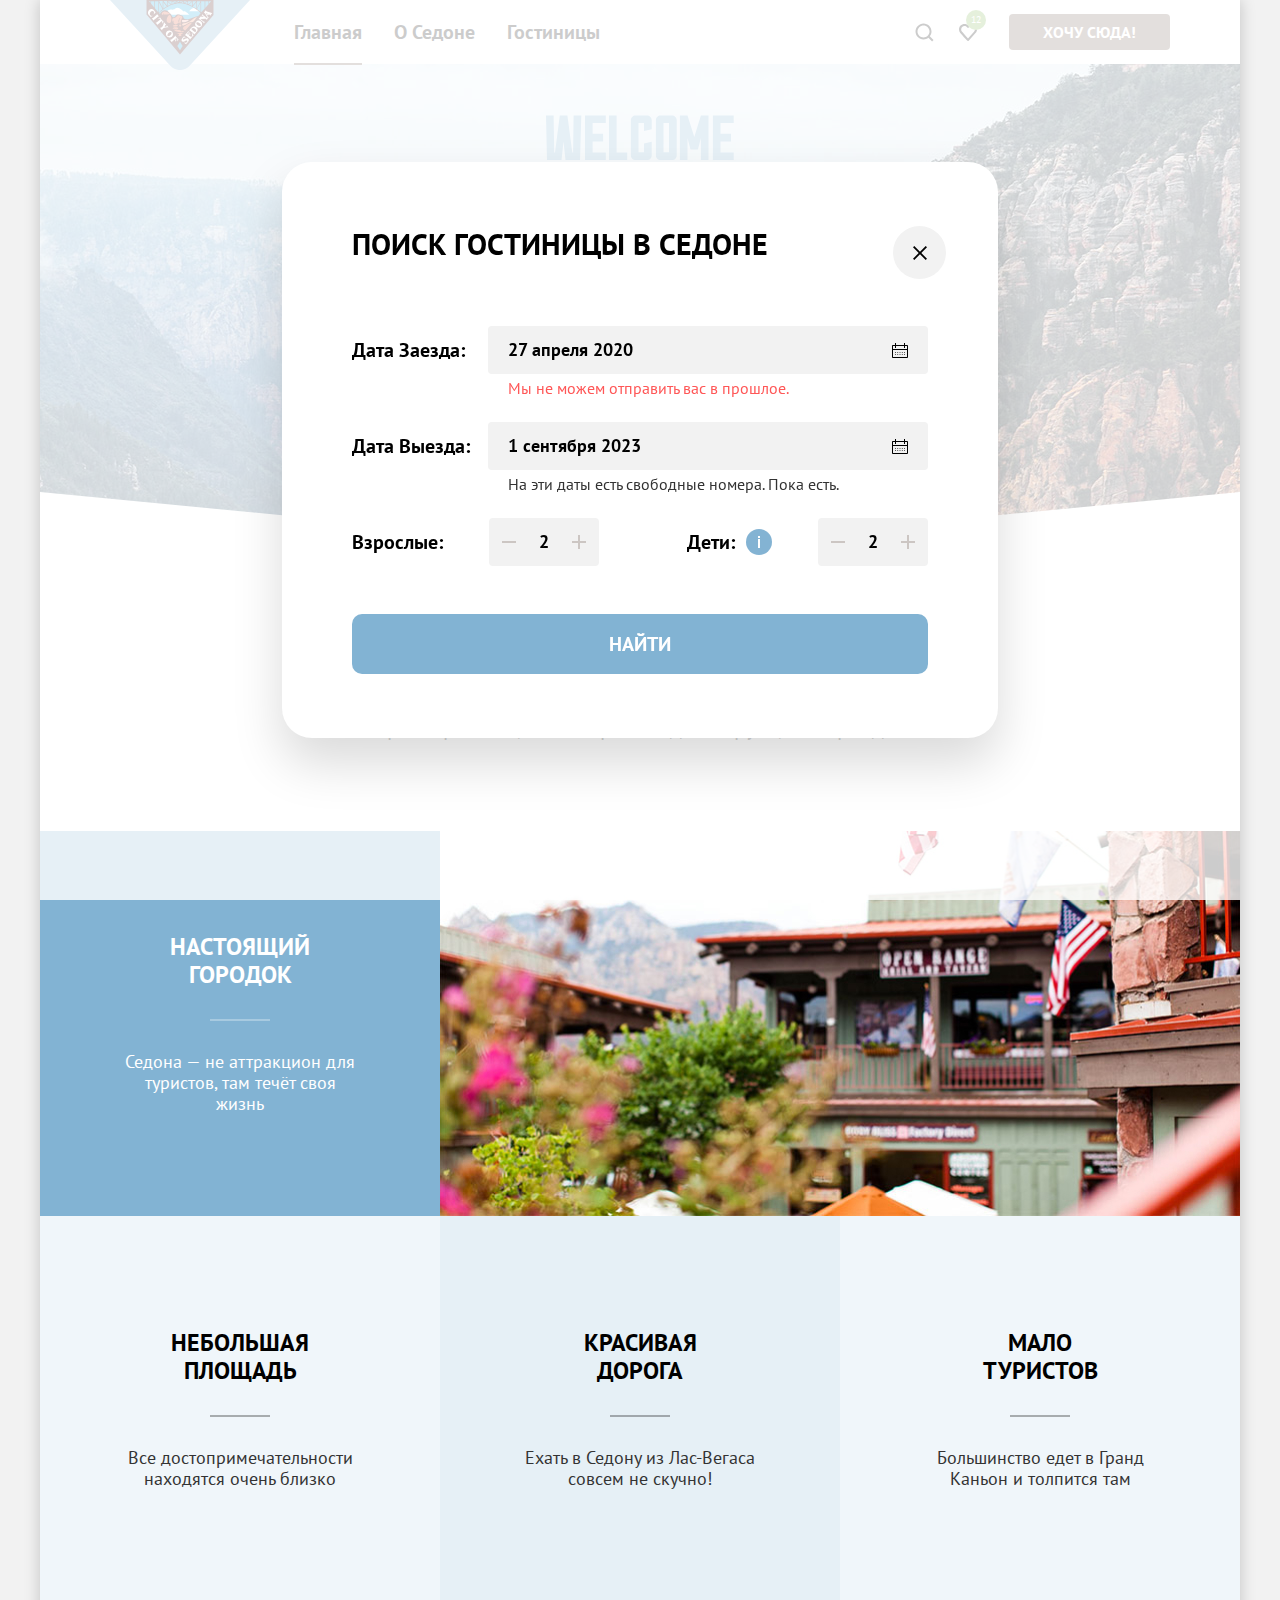
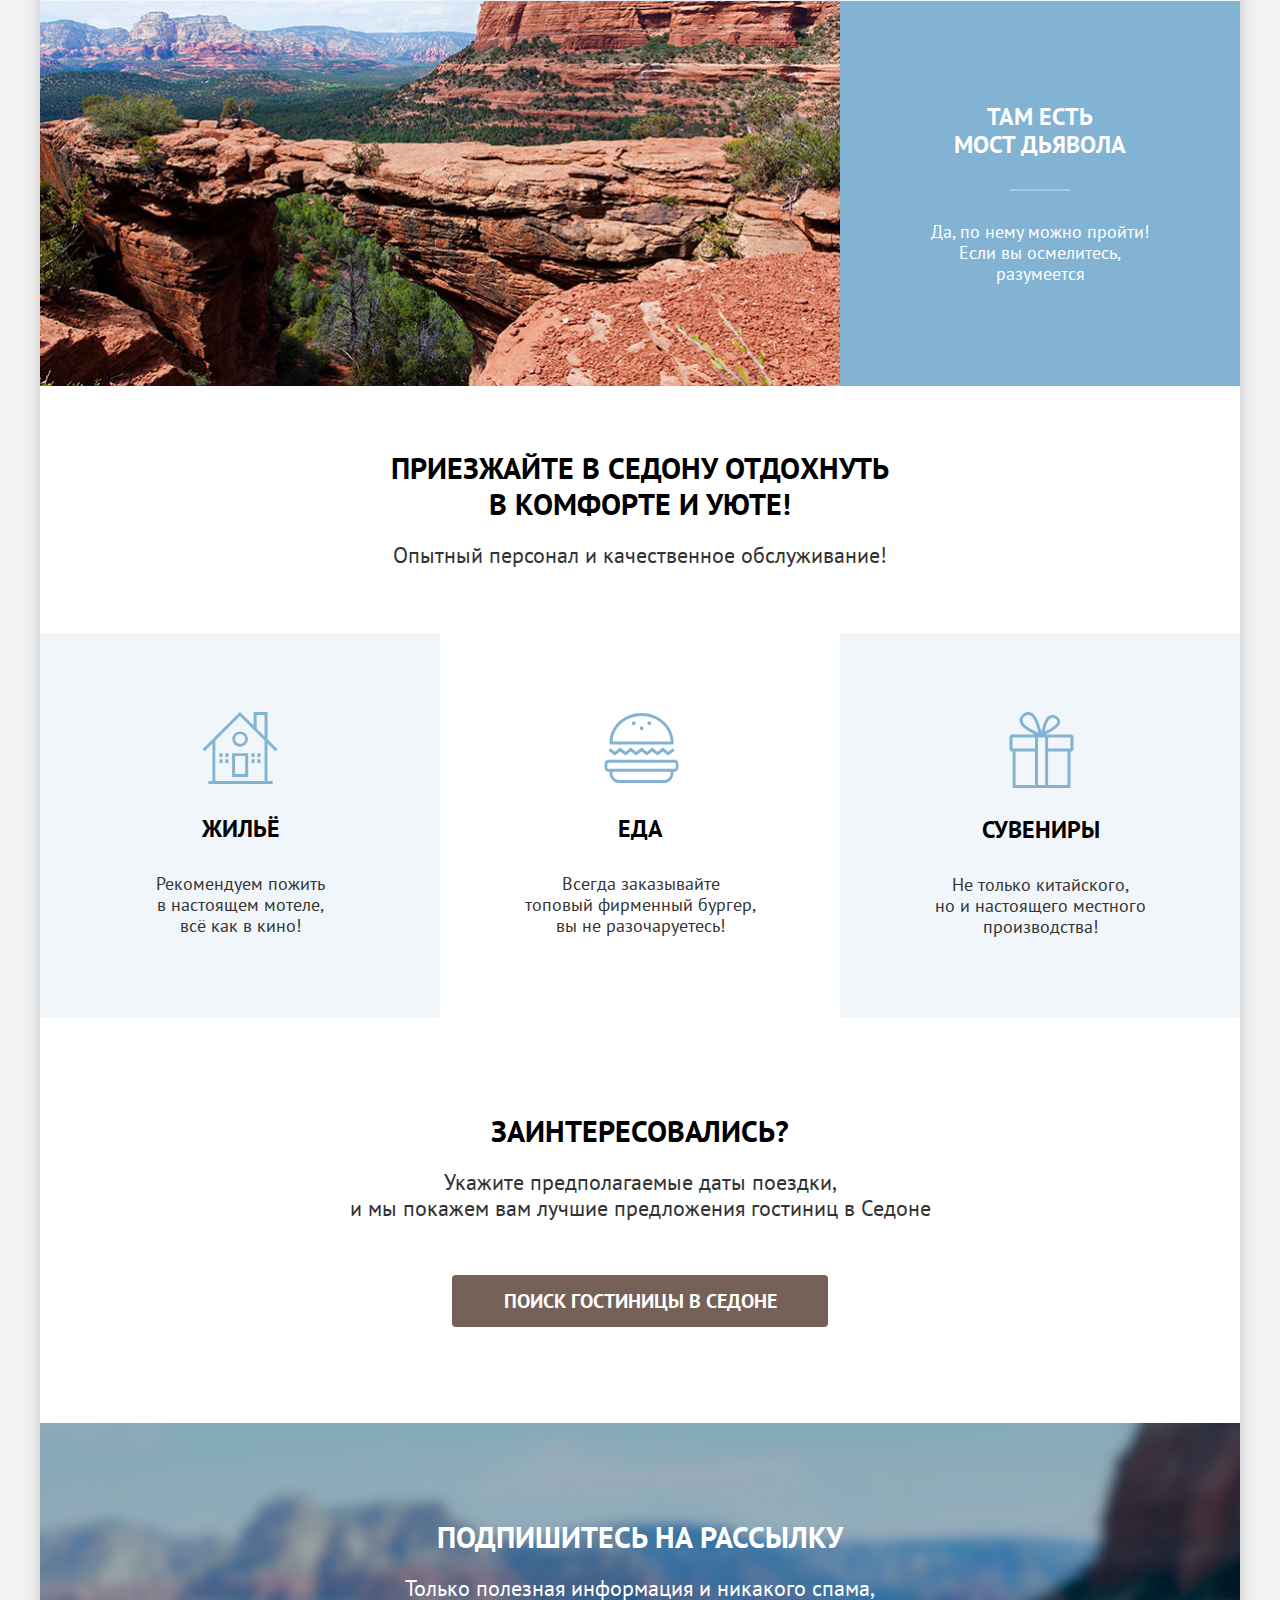
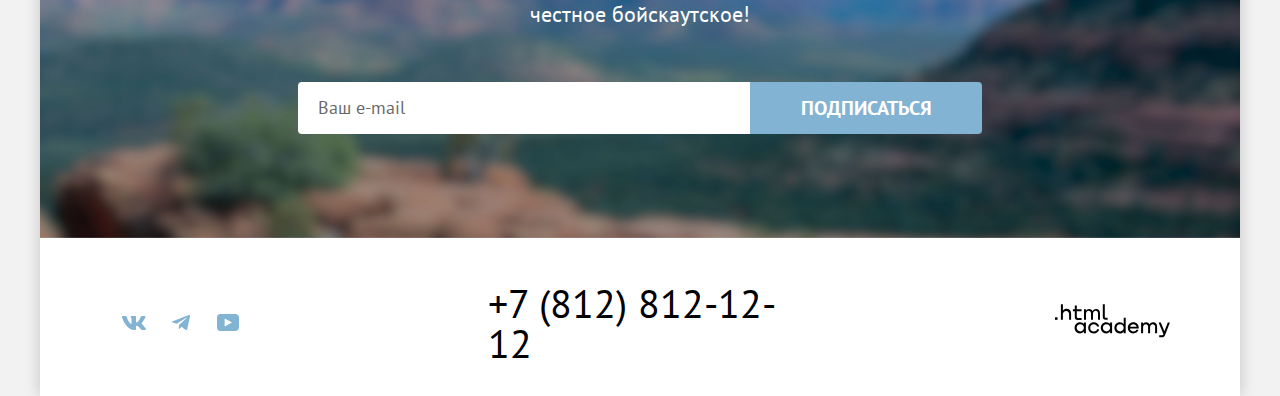
<file: modal.html>
<!DOCTYPE html>
<html lang="ru">

<head>
  <meta charset="utf-8">
  <title>HTML Academy: Седона</title>
  <link rel="stylesheet"
        href="styles/styles.css">
  <link rel="icon"
        type="image/png"
        href="images/favicons/favicon.png"
        sizes="32x32">
</head>

<body>
<header class="header">
  <div class="header__wrapper container">
    <a class="header__logo link link--primary"
       href="index.html"
       aria-current="page">
      <span class="visually-hidden">Обновить главную страницу</span>
      <img src="images/logos/site-logo.svg"
           width="140"
           height="70"
           alt="Логотип сайта «Седона».">
    </a>

    <nav class="header__navigation navigation">
      <ul class="navigation__list navigation__menu list">
        <li>
          <a class="navigation__link navigation__link--active link link--secondary"
             aria-current="page">Главная</a>
        </li>

        <li>
          <a class="navigation__link link link--secondary"
             href="#">О Седоне</a>
        </li>

        <li>
          <a class="navigation__link link link--secondary"
             href="catalog.html">Гостиницы</a>
        </li>
      </ul>

      <ul class="navigation__list navigation__actions list">
        <li>
          <a class="navigation__link navigation__link--as-icon link link--secondary"
             href="#">
            <span class="visually-hidden">Перейти на страницу поиска</span>
            <svg width="19"
                 height="19"
                 viewBox="0 0 19 19"
                 fill="currentColor"
                 aria-hidden="true"
                 focusable="false"
                 xmlns="http://www.w3.org/2000/svg">
              <path
                d="M18.5 17.0083L14.8 13.3287C15.8 12.0359 16.5 10.3453 16.5 8.4558C16.5 4.08011 12.9 0.5 8.5 0.5C4.1 0.5 0.5 4.17956 0.5 8.55525C0.5 12.9309 4.1 16.511 8.5 16.511C10.3 16.511 12 15.9144 13.4 14.8204L17.1 18.5L18.5 17.0083ZM8.5 14.5221C5.2 14.5221 2.5 11.837 2.5 8.55525C2.5 5.27348 5.2 2.5884 8.5 2.5884C11.8 2.5884 14.5 5.27348 14.5 8.55525C14.5 11.837 11.8 14.5221 8.5 14.5221Z" />
            </svg>
          </a>
        </li>

        <li>
          <a class="navigation__link navigation__link--as-icon navigation__link--icon-favorite link link--secondary"
             href="#">
            <span class="visually-hidden">Перейти на страницу избранного</span>
            <svg width="18"
                 height="17"
                 viewBox="0 0 18 17"
                 fill="currentColor"
                 aria-hidden="true"
                 focusable="false"
                 xmlns="http://www.w3.org/2000/svg">
              <path
                d="M8.9 17C8.6 17 8.3 16.9 8.1 16.6C2.7 10.5 1.4 9.1 1.1 8.7C0.4 7.8 0 6.6 0 5.4C0 2.4 2.4 0 5.5 0C6.8 0 8 0.5 9 1.3C10 0.5 11.3 0 12.5 0C15.5 0 18 2.4 18 5.4C18 6.7 17.5 7.9 16.7 8.8L9.7 16.7C9.5 16.9 9.3 17 8.9 17ZM2.9 7.5C3.2 7.9 6.4 11.5 9 14.4L15.2 7.4C15.7 6.9 15.9 6.2 15.9 5.4C15.9 3.6 14.4 2.1 12.6 2.1C11.6 2.1 10.6 2.6 9.9 3.4C9.6 3.7 9.3 3.8 9 3.8C8.7 3.8 8.4 3.6 8.2 3.4C7.5 2.6 6.5 2.1 5.5 2.1C3.7 2.1 2.2 3.6 2.2 5.4C2.1 6.3 2.5 7 2.9 7.5C2.8 7.5 2.8 7.5 2.9 7.5Z" />
            </svg>

            <span class="navigation__link-counter"
                  aria-live="polite">
                  <span class="visually-hidden">Количество элементов в избранном:
                  </span>12
                </span>
          </a>
        </li>
      </ul>
    </nav>

    <a class="header__link link button button--secondary"
       href="#">Хочу сюда!</a>
  </div>
</header>

<main class="main">
  <section class="main__hero container">
    <h1 class="visually-hidden">Седона - небольшой городок в Аризоне</h1>

    <img src="images/content/welcome.svg"
         width="458"
         height="352"
         alt="Welcome to the gorgeous Sedona, because the Grand Canyon sucks!">
  </section>

  <section class="advantages">
    <h2 class="visually-hidden">Преимущества выборы Седоны</h2>

    <header class="advantages__intro intro container">
      <p class="intro__heading intro__heading--large-indent heading heading--second">
        Седона — небольшой городок в Аризоне,<br>заслуживающий большего!
      </p>
      <p class="intro__text">
        Рассмотрим причины, по которым Седона круче, чем Гранд-Каньон!
      </p>
    </header>

    <ul class="advantages__list list">
      <li class="advantages__item advantages__item--wide">
        <figure class="advantages__item-figure">
          <figcaption class="advantages__item-wrapper">
            <h3 class="advantages__item-title heading heading--third">
              Настоящий городок
            </h3>
            <p class="advantages__item-description">
              Седона — не аттракцион для туристов, там течёт своя жизнь
            </p>
          </figcaption>

          <img class="advantages__item-image"
               src="images/content/home-town.jpg"
               width="800"
               height="385"
               alt="Городские дома, в которых течёт бурная жизнь.">
        </figure>
      </li>

      <li class="advantages__item">
        <div class="advantages__item-wrapper">
          <h3 class="advantages__item-title heading heading--third">
            Небольшая площадь
          </h3>
          <p class="advantages__item-description">
            Все достопримечательности находятся очень близко
          </p>
        </div>
      </li>

      <li class="advantages__item">
        <div class="advantages__item-wrapper">
          <h3 class="advantages__item-title heading heading--third">
            Красивая<br>дорога
          </h3>
          <p class="advantages__item-description">
            Ехать в Седону из Лас-Вегаса совсем не скучно!
          </p>
        </div>
      </li>

      <li class="advantages__item">
        <div class="advantages__item-wrapper">
          <h3 class="advantages__item-title heading heading--third">
            Мало<br>туристов
          </h3>
          <p class="advantages__item-description">
            Большинство едет в Гранд Каньон и толпится там
          </p>
        </div>
      </li>

      <li class="advantages__item advantages__item--wide advantages__item--reverse">
        <figure class="advantages__item-figure ">
          <figcaption class="advantages__item-wrapper">
            <h3 class="advantages__item-title heading heading--third">
              Там есть<br>мост дьявола
            </h3>
            <p class="advantages__item-description">
              Да, по нему можно пройти! Если вы осмелитесь, разумеется
            </p>
          </figcaption>

          <img class="advantages__item-image"
               src="images/content/devil-canyon.jpg"
               width="800"
               height="385"
               alt="Невероятно живописный каньон на фоне гор.">
        </figure>
      </li>
    </ul>
  </section>

  <section class="infrastructure">
    <h2 class="visually-hidden">Инфраструктура Седоны</h2>

    <header class="infrastructure__intro intro container">
      <p class="intro__heading heading heading--second">
        Приезжайте в Седону отдохнуть<br>в комфорте и уюте!
      </p>
      <p class="intro__text">
        Опытный персонал и качественное обслуживание!
      </p>
    </header>

    <ul class="infrastructure__list list">
      <li class="infrastructure__item infrastructure__item--house">
        <h3 class="infrastructure__item-title heading heading--third">
          Жильё
        </h3>
        <p class="infrastructure__item-description">
          Рекомендуем пожить<br>в настоящем мотеле,<br>всё как в кино!
        </p>
      </li>

      <li class="infrastructure__item infrastructure__item--food">
        <h3 class="infrastructure__item-title heading heading--third">
          Еда
        </h3>
        <p class="infrastructure__item-description">
          Всегда заказывайте<br>топовый фирменный бургер,<br>вы не разочаруетесь!
        </p>
      </li>

      <li class="infrastructure__item infrastructure__item--souvenir">
        <h3 class="infrastructure__item-title heading heading--third">
          Сувениры
        </h3>
        <p class="infrastructure__item-description">
          Не только китайского,<br>но и настоящего местного производства!
        </p>
      </li>
    </ul>
  </section>

  <section class="offer container">
    <h2 class="visually-hidden">Предложения гостиниц в Седоне</h2>

    <header class="intro">
      <p class="intro__heading heading heading--second">
        Заинтересовались?
      </p>
      <p class="intro__text">
        Укажите предполагаемые даты поездки,<br>и мы покажем вам лучшие предложения
        гостиниц в Седоне
      </p>
    </header>

    <button class="offer__button button button--secondary button--large-text"
            type="button">Поиск гостиницы в
      Седоне
    </button>
  </section>

  <section class="main__subscribe subscribe container">

    <header class="intro intro--reverse-color">
      <h2 class="intro__heading heading heading--second">
        Подпишитесь на рассылку
      </h2>
      <p class="intro__text">
        Только полезная информация и никакого спама,<br>честное бойскаутское!
      </p>
    </header>

    <form class="subscribe__form"
          action="https://echo.htmlacademy.ru/"
          method="post">
      <label class="visually-hidden"
             for="subscription-email">Введите ваш e-mail адрес</label>
      <input class="subscribe__input input input--basic-bg"
             type="email"
             id="subscription-email"
             name="subscription-email"
             placeholder="Ваш e-mail"
             required>

      <button class="subscribe__button button button--primary button--large-text"
              type="submit">Подписаться
      </button>
    </form>
  </section>
</main>

<footer class="footer">
  <div class="footer__wrapper container">
    <ul class="footer__social social list">
      <li>
        <a class="social__link social__link--vk link link--primary"
           href="https://vk.com/htmlacademy"
           target="_blank"
           rel="noopener noreferrer">
          <span class="visually-hidden">Наша группа в VK</span>
          <svg width="24"
               height="14"
               viewBox="0 0 24 14"
               fill="currentColor"
               aria-hidden="true"
               focusable="false"
               xmlns="http://www.w3.org/2000/svg">
            <path fill-rule="evenodd"
                  clip-rule="evenodd"
                  d="M23.45 0.948C23.616 0.402 23.45 0 22.655 0H20.03C19.362 0 19.054 0.347 18.887 0.73C18.887 0.73 17.552 3.926 15.661 6.002C15.049 6.604 14.771 6.795 14.437 6.795C14.27 6.795 14.019 6.604 14.019 6.057V0.948C14.019 0.292 13.835 0 13.279 0H9.151C8.734 0 8.483 0.304 8.483 0.593C8.483 1.214 9.429 1.358 9.526 3.106V6.904C9.526 7.737 9.373 7.888 9.039 7.888C8.149 7.888 5.984 4.677 4.699 1.003C4.45 0.288 4.198 0 3.527 0H0.9C0.15 0 0 0.347 0 0.73C0 1.412 0.89 4.8 4.145 9.281C6.315 12.341 9.37 14 12.153 14C13.822 14 14.028 13.632 14.028 12.997V10.684C14.028 9.947 14.186 9.8 14.715 9.8C15.105 9.8 15.772 9.992 17.33 11.467C19.11 13.216 19.403 14 20.405 14H23.03C23.78 14 24.156 13.632 23.94 12.904C23.702 12.18 22.852 11.129 21.725 9.882C21.113 9.172 20.195 8.407 19.916 8.024C19.527 7.533 19.638 7.314 19.916 6.877C19.916 6.877 23.116 2.451 23.449 0.948H23.45Z" />
          </svg>
        </a>
      </li>

      <li>
        <a class="social__link social__link--tg link link--primary"
           href="https://t.me/htmlacademy"
           target="_blank"
           rel="noopener noreferrer">
          <span class="visually-hidden">Наш канал в мессенджере Telegram</span>
          <svg width="18"
               height="16"
               viewBox="0 0 18 16"
               fill="currentColor"
               aria-hidden="true"
               focusable="false"
               xmlns="http://www.w3.org/2000/svg">
            <path
              d="M16.785 0.0992597L0.840489 6.24776C-0.247661 6.68481 -0.241365 7.29184 0.640845 7.56253L4.73445 8.83953L14.2058 2.8637C14.6537 2.59121 15.0629 2.7378 14.7265 3.03636L7.05283 9.96185H7.05103L7.05283 9.96275L6.77045 14.1823C7.18413 14.1823 7.36669 13.9925 7.59871 13.7686L9.58705 11.8351L13.7229 14.89C14.4855 15.31 15.0332 15.0941 15.2229 14.1841L17.9379 1.38885C18.2158 0.274623 17.5126 -0.229883 16.785 0.0992597Z" />
          </svg>
        </a>
      </li>

      <li>
        <a class="social__link social__link--yt link link--primary"
           href="https://www.youtube.com/user/htmlacademyru"
           target="_blank"
           rel="noopener noreferrer">
          <span class="visually-hidden">Наш канал на YouTube</span>
          <svg width="22"
               height="17"
               viewBox="0 0 22 17"
               fill="currentColor"
               aria-hidden="true"
               focusable="false"
               xmlns="http://www.w3.org/2000/svg">
            <path
              d="M18.607 0H3.17413C1.31343 0 0 1.59375 0 3.4V13.4937C0 15.4062 1.31343 17 3.17413 17H18.8259C20.4677 17 22 15.4062 22 13.6V3.4C21.7811 1.59375 20.4677 0 18.607 0ZM7.66169 12.5375V4.4625L14.995 8.5L7.66169 12.5375Z" />
          </svg>
        </a>
      </li>
    </ul>

    <div class="footer__contact">
      <a class="footer__contact-link link link--secondary"
         href="tel:+78128121212">+7 (812) 812-12-12</a>
    </div>

    <a class="footer__copyright-link link link--secondary"
       href="https://htmlacademy.ru/intensive/htmlcss"
       target="_blank"
       rel="noopener noreferrer">
      <span class="visually-hidden">Перейти на страницу интенсива</span>
      <svg width="115"
           height="34"
           role="img"
           aria-label="Логотип сайта «HTML Academy»."
           viewBox="0 0 115 34"
           fill="currentColor"
           focusable="false"
           xmlns="http://www.w3.org/2000/svg">
        <path d="M0 13.2564V15.8564H2.5V13.2564H0Z" />
        <path
          d="M11.6 4.85645C10 4.85645 8.8 5.55645 8 6.55645H7.9V0.356445H5.9V15.8564H7.9V10.5564C7.9 8.45645 9.2 6.95645 11.2 6.95645C13 6.95645 14.1 8.35645 14.1 10.1564V15.8564H16.1V9.75644C16.2 6.75644 14.3 4.85645 11.6 4.85645Z" />
        <path
          d="M26.6 5.15645H21.8V1.45645H19.8V5.25645H17.9V7.25645H19.8V13.2564C19.8 14.9564 20.8 15.9564 22.5 15.9564H26.6V13.9564H22.9C22.2 13.9564 21.8 13.5564 21.8 12.8564V7.15645H26.6V5.15645Z" />
        <path
          d="M41.1 4.95645C39.5 4.95645 38.2 5.75644 37.6 7.05645H37.5C36.9 5.85645 35.7 4.95645 34.1 4.95645C32.7 4.95645 31.6 5.75645 31 6.75645H30.9V5.15645H29V15.7564H31V10.3564C31 8.35645 32 6.85645 33.6 6.85645C35.1 6.85645 36 7.85645 36 9.45645V15.7564H38V10.1564C38 7.75645 39.4 6.85645 40.6 6.85645C42.1 6.85645 43 7.85645 43 9.45645V15.7564H45V9.25644C45.1 6.75644 43.6 4.95645 41.1 4.95645Z" />
        <path
          d="M47.8 13.0564C47.8 14.7564 48.8 15.7564 50.6 15.7564H52.6V13.7564H50.9C50.2 13.7564 49.8 13.3564 49.8 12.6564V0.356445H47.8V13.0564Z" />
        <path
          d="M28.9 20.0564C28 18.9564 26.7 18.2564 25 18.2564C21.9 18.2564 19.6 20.5564 19.6 23.8564C19.6 27.1564 21.9 29.4564 25 29.4564C26.8 29.4564 28 28.6564 28.8 27.5564H28.9V29.1564H30.9V18.5564H28.9V20.0564ZM25.3 27.4564C23.1 27.4564 21.7 25.8564 21.7 23.8564C21.7 21.8564 23.1 20.2564 25.3 20.2564C27.5 20.2564 28.9 21.8564 28.9 23.8564C28.9 25.7564 27.5 27.4564 25.3 27.4564Z" />
        <path
          d="M44.2 22.3564C43.7 19.9564 41.6 18.2564 38.8 18.2564C35.4 18.2564 33.2 20.7564 33.2 23.8564C33.2 26.9564 35.4 29.4564 38.8 29.4564C41.6 29.4564 43.7 27.6564 44.2 25.2564H42.1C41.7 26.5564 40.4 27.5564 38.8 27.5564C36.6 27.5564 35.2 25.9564 35.2 23.9564C35.2 21.9564 36.6 20.3564 38.8 20.3564C40.4 20.3564 41.6 21.3564 42.1 22.5564H44.2V22.3564Z" />
        <path
          d="M55.1 20.0564C54.2 18.9564 52.9 18.2564 51.2 18.2564C48.1 18.2564 45.8 20.5564 45.8 23.8564C45.8 27.1564 48.1 29.4564 51.2 29.4564C53 29.4564 54.2 28.6564 55 27.5564H55.1V29.1564H57.1V18.5564H55.1V20.0564ZM51.5 27.4564C49.3 27.4564 47.9 25.8564 47.9 23.8564C47.9 21.8564 49.3 20.2564 51.5 20.2564C53.7 20.2564 55.1 21.8564 55.1 23.8564C55.1 25.7564 53.6 27.4564 51.5 27.4564Z" />
        <path
          d="M68.7 20.1564C67.8 19.0564 66.5 18.2564 64.8 18.2564C61.7 18.2564 59.4 20.5564 59.4 23.8564C59.4 27.1564 61.6 29.4564 64.8 29.4564C66.5 29.4564 67.8 28.6564 68.6 27.6564H68.7V29.1564H70.7V13.7564H68.7V20.1564ZM65.1 27.4564C62.9 27.4564 61.5 25.8564 61.5 23.8564C61.5 21.8564 62.9 20.2564 65.1 20.2564C67.3 20.2564 68.7 21.8564 68.7 23.8564C68.6 25.8564 67.2 27.4564 65.1 27.4564Z" />
        <path
          d="M78.3 18.2564C75 18.2564 72.8 20.7564 72.8 23.8564C72.8 26.8564 74.9 29.4564 78.3 29.4564C80.8 29.4564 82.8 28.1564 83.5 25.8564H81.4C80.9 26.8564 79.8 27.4564 78.4 27.4564C76.5 27.4564 75.1 26.1564 75 24.5564H83.8C84 20.9564 81.8 18.2564 78.3 18.2564ZM78.3 20.1564C80 20.1564 81.3 21.1564 81.6 22.7564H75.1C75.4 21.2564 76.6 20.1564 78.3 20.1564Z" />
        <path
          d="M98.2 18.2564C96.6 18.2564 95.3 19.0564 94.6 20.2564H94.5C93.9 19.0564 92.7 18.2564 91.1 18.2564C89.7 18.2564 88.6 18.9564 88 20.0564V18.5564H86.1V29.1564H88.1V23.7564C88.1 21.7564 89.1 20.3564 90.7 20.2564C92.2 20.2564 93.1 21.2564 93.1 22.8564V29.1564H95.1V23.5564C95.1 21.1564 96.5 20.2564 97.7 20.2564C99.2 20.2564 100.1 21.2564 100.1 22.8564V29.1564H102.1V22.6564C102.2 20.0564 100.7 18.2564 98.2 18.2564Z" />
        <path
          d="M109.4 27.3564L105.8 18.4564H103.6L108.4 30.0564C108.1 30.9564 107.7 31.2564 106.7 31.2564H104.2V33.2564H106.7C108.5 33.2564 109.5 32.4564 110.2 30.6564L114.9 18.4564H112.8L109.4 27.3564Z" />
      </svg>
    </a>
  </div>
</footer>

<div class="modal">
  <section class="modal__container"
           data-test="modal">
    <h2 class="modal__title heading heading--second">Поиск гостиницы в Седоне</h2>

    <button class="modal__close"
            type="button">
      <span class="visually-hidden">Закрыть модальное окно поиска гостиницы</span>
      <svg class="modal__close-icon"
           width="20"
           height="20"
           viewBox="0 0 20 20"
           fill="currentColor"
           aria-hidden="true"
           focusable="false"
           xmlns="http://www.w3.org/2000/svg">
        <path
          d="M17 4.29231L15.7077 3L10 8.70769L4.29231 3L3 4.29231L8.70769 10L3 15.7077L4.29231 17L10 11.2923L15.7077 17L17 15.7077L11.2923 10L17 4.29231Z" />
      </svg>
    </button>

    <form class="modal__form"
          id="search-apartments"
          method="get"
          action="https://echo.htmlacademy.ru/">
      <p class="modal__control modal__control--text">
        <label class="modal__label"
               for="check-in">
          Дата заезда:
        </label>
        <input class="modal__input input input--bold input--additional-bg"
               id="check-in"
               type="text"
               name="check-in"
               placeholder="Укажите дату"
               value="27 апреля 2020"
               required>
        <span class="modal__hint modal__hint--error">Мы не можем отправить вас в
              прошлое.</span>
      </p>

      <p class="modal__control modal__control--text">
        <label class="modal__label"
               for="check-out">
          Дата выезда:
        </label>
        <input class="modal__input input input--bold input--additional-bg"
               id="check-out"
               type="text"
               name="check-out"
               placeholder="Укажите дату"
               value="1 сентября 2023">
        <span class="modal__hint">На эти даты есть свободные номера. Пока есть.</span>
      </p>

      <div class="modal__control modal__control--number">
        <label class="modal__label"
               for="adult-amount">
          Взрослые:
        </label>
        <div class="modal__input-wrapper">
          <button class="modal__button modal__button--decrease"
                  type="button">
            <span class="visually-hidden">Уменьшить чиcло взрослых гостей</span>
            <svg width="14"
                 height="2"
                 viewBox="0 0 14 2"
                 fill="currentColor"
                 aria-hidden="true"
                 focusable="false"
                 xmlns="http://www.w3.org/2000/svg">
              <path d="M0 0L0 2L14 2V0L0 0Z" />
            </svg>
          </button>
          <input class="modal__input-number input input--number input--bold input--additional-bg"
                 id="adult-amount"
                 name="adult-amount"
                 type="number"
                 min="1"
                 placeholder="2"
                 value="2">
          <button class="modal__button modal__button--increase"
                  type="button">
            <span class="visually-hidden">Увеличить чиcло взрослых гостей</span>
            <svg width="14"
                 height="14"
                 viewBox="0 0 14 14"
                 fill="currentColor"
                 aria-hidden="true"
                 focusable="false"
                 xmlns="http://www.w3.org/2000/svg">
              <path d="M14 6H8V0H6V6H0V8H6V14H8V8H14V6Z" />
            </svg>
          </button>
        </div>
      </div>

      <div class="modal__control modal__control--number">
            <span class="modal__tooltip">
              <label class="modal__label"
                     for="children-amount">
                Дети:
              </label>
              <button class="modal__tooltip-button tooltip"
                      type="button"
                      aria-labelledby="tooltip">
                <span class="tooltip__content"
                      role="tooltip"
                      id="tooltip">
                  Укажите количество детей, которые будут с вами, возраст которых от 6 до
                  18
                  лет.
                  Дети до 6 лет
                  размещаются бесплатно.
                </span>
              </button>
            </span>
        <div class="modal__input-wrapper">
          <button class="modal__button modal__button--decrease"
                  type="button">
            <span class="visually-hidden">Уменьшить чиcло взрослых гостей</span>
            <svg width="14"
                 height="2"
                 viewBox="0 0 14 2"
                 fill="currentColor"
                 aria-hidden="true"
                 focusable="false"
                 xmlns="http://www.w3.org/2000/svg">
              <path d="M0 0L0 2L14 2V0L0 0Z" />
            </svg>
          </button>
          <input class="modal__input-number input input--number input--bold input--additional-bg"
                 id="children-amount"
                 name="children-amount"
                 type="number"
                 min="1"
                 placeholder="2"
                 value="2">
          <button class="modal__button modal__button--increase"
                  type="button">
            <span class="visually-hidden">Увеличить чиcло взрослых гостей</span>
            <svg width="14"
                 height="14"
                 viewBox="0 0 14 14"
                 fill="currentColor"
                 aria-hidden="true"
                 focusable="false"
                 xmlns="http://www.w3.org/2000/svg">
              <path d="M14 6H8V0H6V6H0V8H6V14H8V8H14V6Z" />
            </svg>
          </button>
        </div>
      </div>
    </form>

    <button class="modal__submit button button--primary"
            type="submit"
            form="search-apartments">Найти
    </button>
  </section>
</div>
</body>

</html>
</file>
<file: styles/styles.css>
:root {
  /* Primary Colors */
  --basic-color-light: #ffffff;
  --basic-color-dark: #000000;
  --primary-color: #82b3d3;
  --primary-color-2: #68a2ca;
  --primary-color-3: #83b3d3;
  --primary-color-4: #3f5e72;
  --secondary-color: #756157;
  --secondary-color-2: #756257;
  --secondary-color-3: #615048;
  --accent-color: #7db54f;
  --accent-color-2: #6c9e42;
  --additional-color: #333333;
  --additional-color-2: #f2f2f2;
  --additional-color-3: #e5e5e5;
  --error-color: #ff5757;
  --fallback-bg-color: #203c3f;

  /* RGBA Colors */
  --basic-color-light-0-20: rgba(255, 255, 255, 0.2);
  --basic-color-light-0-30: rgba(255, 255, 255, 0.3);
  --basic-color-light-0-60: rgba(255, 255, 255, 0.6);
  --basic-color-light-0-80: rgba(255, 255, 255, 0.8);
  --basic-color-dark-0-15: rgba(0, 0, 0, 0.15);
  --basic-color-dark-0-20: rgba(0, 0, 0, 0.2);
  --basic-color-dark-0-25: rgba(0, 0, 0, 0.25);
  --basic-color-dark-0-30: rgba(0, 0, 0, 0.3);
  --basic-color-dark-0-40: rgba(0, 0, 0, 0.4);
  --basic-color-dark-custom: rgba(117, 97, 87, 0.3);
  --basic-color-dark-custom-2: rgba(104, 162, 202, 0.3);
  --primary-color-ligth-0-12: rgba(131, 179, 211, 0.12);
  --primary-color-ligth-0-20: rgba(131, 179, 211, 0.2);

  /* Icons */
  --icon-star-size: 22px;

  /* Transitions */
  --primary-transition-duration: 0.2s;
  --primary-transition-timing-function: ease-in-out;

  /* Sizes */
  --content-width: 1200px;
}

@font-face {
  font-family: "PT Sans";
  font-weight: 400;
  font-style: normal;
  font-display: swap;
  src: local("PT Sans"),
  url("../fonts/ptsans-400.woff2") format("woff2");
}

@font-face {
  font-family: "PT Sans";
  font-weight: 700;
  font-style: normal;
  font-display: swap;
  src: local("PT Sans"),
  url("../fonts/ptsans-700.woff2") format("woff2");
}

html {
  background-color: var(--additional-color-2);

  color: var(--basic-color-dark);
  font-family: "PT Sans", sans-serif;
  font-size: 18px;
  line-height: 1.17;

  box-sizing: border-box;
}

*,
*::before,
*::after {
  box-sizing: inherit;
}

html,
body {
  min-width: var(--content-width);
}

body {
  display: flex;
  flex-direction: column;
  max-width: var(--content-width);
  min-height: 100vh;
  margin: 0 auto;

  background-color: var(--basic-color-light);
  box-shadow: 0 0 15px 0 var(--basic-color-dark-0-20);
}

img {
  max-width: 100%;
  height: auto;
  vertical-align: bottom;
}

.visually-hidden {
  position: absolute;

  width: 1px;
  height: 1px;
  margin: -1px;
  padding: 0;

  border: 0;
  white-space: nowrap;

  clip-path: inset(100%);
  clip: rect(0 0 0 0);

  overflow: hidden;
}

.modal-is-open {
  overflow: hidden;
}

.container {
  padding-right: 70px;
  padding-left: 70px;
}

.break-word {
  word-break: break-word;
}

.heading {
  font-weight: 700;
}

.heading--first {
  font-size: 60px;
  line-height: 1.3;
}

.heading--second {
  font-size: 30px;
  line-height: 1.2;
  text-transform: uppercase;
}

.heading--third {
  font-size: 24px;
}

.list {
  margin-top: 0;
  margin-bottom: 0;
  padding-left: 0;

  list-style-type: none;
}

.input {
  color: inherit;
  font-family: inherit;
  font-size: inherit;
  line-height: 1.33;

  background-color: transparent;
  border: none;
  border-radius: 4px;

  transition: background-color var(--primary-transition-duration) var(--primary-transition-timing-function);
  cursor: pointer;
}

.input::placeholder {
  color: var(--basic-color-dark);
  opacity: 0.6;
}

@media (hover: hover) {
  .input:hover {
    background-color: var(--additional-color-3);
  }
}

.input:focus-visible {
  outline: 3px solid var(--primary-color-3);
}

@supports not selector(:focus-visible) {
  .input:focus {
    outline: 3px solid var(--primary-color-3);
  }
}

.input--basic-bg {
  background-color: var(--basic-color-light);
}

.input--additional-bg {
  background-color: var(--additional-color-2);
}

.input--number::-webkit-outer-spin-button,
.input--number::-webkit-inner-spin-button {
  appearance: none;
  -webkit-appearance: none;
  -moz-appearance: textfield;
}

@media (hover: hover) {
  .input--number:hover {
    appearance: none;
    -webkit-appearance: none;
    -moz-appearance: textfield;
  }
}

.input--number,
.input--number:focus {
  appearance: none;
  -webkit-appearance: none;
  -moz-appearance: textfield;
}

.input--bold {
  font-weight: 700;
}

.button {
  padding: 0;

  font-family: inherit;
  font-size: 16px;
  line-height: 1.25;
  font-weight: 700;
  text-transform: uppercase;
  text-align: center;

  background-color: transparent;
  border: none;

  cursor: pointer;
}

.button--primary,
.button--secondary,
.button--accent,
.button--transparent {
  display: inline-flex;
  justify-content: center;
  align-items: center;
  padding: 8px 16px;

  color: var(--basic-color-light);

  border-radius: 4px;
}

.button--primary,
.button--secondary,
.button--accent {
  transition-property: background-color, color;
  transition-duration: var(--primary-transition-duration);
  transition-timing-function: var(--primary-transition-timing-function);
}

.button:focus-visible {
  outline-style: solid;
  outline-width: 3px;
  outline-offset: 3px;
}

@supports not selector(:focus-visible) {
  .button:focus {
    outline-style: solid;
    outline-width: 3px;
    outline-offset: 3px;
  }
}

.button:active {
  color: var(--basic-color-light-0-30);
}

.button:disabled {
  background-color: var(--additional-color-3);

  pointer-events: none;
}

.button--primary {
  background-color: var(--primary-color);
}

.button--secondary {
  background-color: var(--secondary-color);
}

.button--accent {
  background-color: var(--accent-color);
}

.button--transparent {
  transition: opacity var(--primary-transition-duration) var(--primary-transition-timing-function),
  color var(--primary-transition-duration) var(--primary-transition-timing-function);
}

@media (hover: hover) {
  .button--primary:hover {
    background-color: var(--primary-color-2);
  }

  .button--secondary:hover {
    background-color: var(--secondary-color-3);
  }

  .button--accent:hover {
    background-color: var(--accent-color-2);
  }

  .button--transparent:hover {
    opacity: 0.6;
  }
}

.button--primary:focus-visible {
  background-color: var(--primary-color-2);

  outline-color: var(--primary-color-2);
}

.button--secondary:focus-visible {
  background-color: var(--secondary-color-3);

  outline-color: var(--secondary-color-3);
}

.button--accent:focus-visible {
  background-color: var(--accent-color-2);

  outline-color: var(--accent-color-2);
}

.button--transparent:focus-visible {
  opacity: 1;

  outline-color: var(--primary-color-2);
  outline-offset: unset;
}

@supports not selector(:focus-visible) {
  .button--primary:focus {
    background-color: var(--primary-color-2);

    outline-color: var(--primary-color-2);
  }

  .button--secondary:focus {
    background-color: var(--secondary-color-3);

    outline-color: var(--secondary-color-3);
  }

  .button--accent:focus {
    background-color: var(--accent-color-2);

    outline-color: var(--accent-color-2);
  }

  .button--transparent:focus {
    opacity: 1;

    outline-color: var(--primary-color-2);
    outline-offset: unset;
  }
}

.button--primary:active {
  background-color: var(--primary-color);
}

.button--secondary:active {
  background-color: var(--secondary-color);
}

.button--accent:active {
  background-color: var(--accent-color);
}

.button--transparent:active {
  outline: none;
}

.button--transparent:disabled {
  background-color: transparent;

  opacity: 0.1;
}

.button--large-text {
  font-size: 20px;
  line-height: 1.8;
}

.link {
  text-decoration: none;
}

.link--as-text {
  color: inherit;
}

.link--primary,
.link--secondary,
.link--basic-light {
  transition: color var(--primary-transition-duration) var(--primary-transition-timing-function);
}

.link--primary {
  color: var(--primary-color-3);
}

.link--secondary {
  color: var(--basic-color-dark);
}

.link:focus-visible {
  outline-width: 3px;
  outline-style: solid;
}

@supports not selector(:focus-visible) {
  .link:focus-visible {
    outline-width: 3px;
    outline-style: solid;
  }
}

@media (hover: hover) {
  .link--primary:hover {
    color: var(--primary-color-2);
  }

  .link--secondary:hover {
    color: var(--secondary-color);
  }

  .link--basic-light:hover {
    color: var(--basic-color-light-0-60);
  }
}

.link--primary:focus-visible {
  color: var(--primary-color-2);

  outline-color: var(--primary-color-2);
}

.link--secondary:focus-visible {
  color: var(--secondary-color);

  outline-color: var(--secondary-color);
}

.link--basic-light:focus-visible {
  color: var(--basic-color-light);
}

.link--as-text:focus-visible {
  outline-color: inherit;
}

@supports not selector(:focus-visible) {
  .link--primary:focus {
    color: var(--primary-color-2);

    outline-color: var(--primary-color-2);
  }

  .link--secondary:focus {
    color: var(--secondary-color);

    outline-color: var(--secondary-color);
  }

  .link--basic-light:focus {
    color: var(--basic-color-light);
  }

  .link--as-text:focus {
    outline-color: inherit;
  }
}

.link--primary:active {
  color: var(--basic-color-dark-custom-2);
}

.link--secondary:active {
  color: var(--basic-color-dark-custom);
}

.link--basic-light:active {
  color: var(--basic-color-light-0-30);
}

/* Main */

.main {
  flex-grow: 1;
}

.main__subscribe {
  background-color: var(--fallback-bg-color);
  background-image: url("../images/backgrounds/subscribe-bg.jpg");
  background-repeat: no-repeat;
  background-size: cover;
}

.main-inner__hotels {
  padding-top: 51px;
  margin-bottom: 60px;
}

.main-inner__header {
  padding-top: 35px;
  padding-bottom: 70px;

  background-color: var(--fallback-bg-color);
  background-image: url("../images/backgrounds/filters-bg.jpg");
  background-repeat: no-repeat;
  background-size: cover;
}

.main-inner__title {
  margin-top: 0;
  margin-bottom: 7px;

  color: var(--basic-color-light);
}

.main-inner__breadcrumbs {
  margin-bottom: 40px;
}

/* Header */

.header {
  position: relative;
  z-index: 1;
}

.header__wrapper {
  display: flex;
  align-items: center;
  column-gap: 20px;
  min-height: 64px;
  padding-top: 10px;
  padding-bottom: 10px;
  padding-left: 254px;
}

.header__logo {
  position: absolute;
  top: 0;
  left: 70px;
}

.header__navigation {
  flex-grow: 1;
  display: flex;
  justify-content: space-between;
  align-items: center;
  column-gap: 30px;
}

.header__link {
  width: 161px;
}

/* Navigation */

.navigation__list {
  display: flex;
  flex-wrap: wrap;
}

.navigation__menu {
  gap: 32px;
  max-width: 420px;

  font-size: 20px;
  line-height: 1.2;
}

.navigation__menu .navigation__link {
  display: inline-block;
  padding-top: 10px;
  padding-bottom: 10px;

  font-weight: 700;
  text-transform: capitalize;
}

.navigation__actions {
  max-width: 130px;
}

.navigation__link--active {
  position: relative;

  pointer-events: none;
}

.navigation__link--active::after {
  content: "";

  position: absolute;
  bottom: -11px;
  left: 50%;
  transform: translateX(-50%);

  display: inline-block;
  width: 100%;
  height: 2px;

  background-color: var(--secondary-color-2);
}

.navigation__link--as-icon {
  display: inline-flex;
  justify-content: center;
  align-items: center;
  width: 43px;
  height: 44px;
}

.navigation__link--icon-favorite {
  position: relative;
}

.navigation__link-counter {
  position: absolute;
  top: 0;
  right: 3px;

  min-width: 20px;
  max-width: 25px;
  height: 20px;
  padding: 5px 4px;

  color: var(--basic-color-light);
  font-size: 10px;
  font-weight: 400;
  line-height: 1;
  text-align: center;

  background-color: var(--accent-color);
  border-radius: 50%;

  overflow: hidden;
}

/* Breadcrumbs */

.breadcrumbs {
  color: var(--basic-color-light);
}

.breadcrumbs__list {
  display: flex;
  flex-wrap: wrap;
  align-items: center;
  gap: 14px 10px;
}

.breadcrumbs__item:not(:last-of-type)::after {
  content: "";

  display: inline-block;
  width: 8px;
  height: 11px;

  background-image: url("../images/icons/arrow-right-light.svg");
  background-repeat: no-repeat;
}

.breadcrumbs__item:not(:last-of-type) .breadcrumbs__link {
  margin-right: 6px;
}

.breadcrumbs__link {
  font-size: 16px;
  line-height: 1.31;
}

.breadcrumbs__link--active {
  pointer-events: none;
}

/* Hero */

.main__hero {
  position: relative;

  display: flex;
  justify-content: center;
  padding-top: 51px;
  padding-bottom: 82px;

  background-color: var(--fallback-bg-color);
  background-image: url("../images/backgrounds/hero-decoration-bg.svg"),
  url("../images/backgrounds/hero-bg.jpg");
  background-size: 1200px 57px,
  cover;
  background-position: center bottom,
  center center;
  background-repeat: no-repeat;
}

/* Intro */

.intro {
  text-align: center;
}

.intro--reverse-color {
  color: var(--basic-color-light);
}

.intro--reverse-color .intro__text {
  color: inherit;
}

.intro__heading,
.intro__text {
  margin-top: 0;
}

.intro__heading {
  margin-top: 0;
  margin-bottom: 21px;
}

.intro__heading--large-indent {
  margin-bottom: 26px;
}

.intro__text {
  margin-bottom: 0;

  font-size: 22px;
  line-height: 1.18;
  color: var(--additional-color);
}

/* Advantages */

.advantages__intro {
  padding-top: 69px;
  padding-bottom: 89px;
}

.advantages__list {
  display: flex;
  flex-wrap: wrap;
}

.advantages__item {
  text-align: center;

  background-color: var(--primary-color-ligth-0-12);
}

.advantages__item:nth-of-type(5n + 3) {
  background-color: var(--primary-color-ligth-0-20);
}

.advantages__item--wide {
  color: var(--basic-color-light);
}

.advantages__item-figure {
  display: flex;
  margin: 0;
}

.advantages__item-wrapper {
  width: 400px;
  padding: 113px 84px 111px 84px;
}

.advantages__item--wide .advantages__item-wrapper {
  padding-top: 102px;
  padding-bottom: 102px;

  background-color: var(--primary-color);
}

.advantages__item--wide .advantages__item-description {
  color: inherit;
}

.advantages__item--wide .advantages__item-description::before {
  background-color: var(--basic-color-light-0-30);
}

.advantages__item--reverse .advantages__item-figure {
  flex-direction: row-reverse;
}

.advantages__item-title,
.advantages__item-description {
  margin-top: 0;
}

.advantages__item-title {
  margin-bottom: 30px;

  text-transform: uppercase;
}

.advantages__item-description {
  margin-bottom: 0;

  color: var(--additional-color);
}

.advantages__item-description::before {
  content: "";

  display: block;
  width: 60px;
  height: 2px;
  margin-right: auto;
  margin-bottom: 30px;
  margin-left: auto;

  background-color: var(--basic-color-dark-0-30);
}

.advantages__item-image {
  object-fit: cover;
}

/* Infrastructure */

.infrastructure__intro {
  padding-top: 64px;
  padding-bottom: 64px;
}

.infrastructure__list {
  display: grid;
  grid-template-columns: repeat(3, minmax(auto, 400px));
}

.infrastructure__item {
  padding: 79px 75px 80px 76px;

  text-align: center;
}

.infrastructure__item::before {
  content: "";

  display: block;
  margin-right: auto;
  margin-left: auto;
  margin-bottom: 31px;

  background-repeat: no-repeat;
}

.infrastructure__item:nth-of-type(odd) {
  background-color: var(--primary-color-ligth-0-12);
}

.infrastructure__item--house::before {
  width: 77px;
  height: 72px;

  background-image: url("../images/icons/house.svg");
}

.infrastructure__item--food::before {
  width: 76px;
  height: 72px;

  background-image: url("../images/icons/food.svg");
}

.infrastructure__item--souvenir::before {
  width: 76px;
  height: 76px;
  margin-bottom: 28px;

  background-image: url("../images/icons/souvenir.svg");
}

.infrastructure__item-title,
.infrastructure__item-description {
  margin-top: 0;
  margin-bottom: 0;
}

.infrastructure__item-title {
  margin-bottom: 30px;

  text-transform: uppercase;
}

.infrastructure__item-description {
  color: var(--additional-color);
}

/* Offer */

.offer {
  display: grid;
  row-gap: 53px;
  padding-top: 96px;
  padding-bottom: 96px;
}

.offer__button {
  justify-self: center;
  width: 100%;
  max-width: 376px;
}

/* Subscribe */

.subscribe {
  display: grid;
  row-gap: 54px;
  padding-top: 96px;
  padding-bottom: 104px;
}

.subscribe--smaller-gap {
  row-gap: 54px;
}

.subscribe__form {
  justify-self: center;
  display: flex;
  width: 684px;
}

.subscribe__input {
  flex-grow: 1;
  padding: 14px 20px;

  border-top-right-radius: 0;
  border-bottom-right-radius: 0;
}

.subscribe__button {
  width: 232px;

  border-bottom-left-radius: 0;
  border-top-left-radius: 0;
}

/* Filters */

.filters__form {
  display: flex;
  flex-wrap: wrap;
  justify-content: space-between;
  gap: 40px;

  color: var(--basic-color-light);
}

.filters__side {
  display: flex;
  column-gap: 71px;
}

.filters__fieldset {
  margin-right: 0;
  margin-left: 0;
  border: none;
  padding: 0;
}

.filters__fieldset--options {
  max-width: 150px;
}

.filters__fieldset--range {
  max-width: 288px;
}

.filters__legend {
  padding-right: 0;
  padding-left: 0;
  margin-bottom: 33px;

  font-size: 20px;
  font-weight: 700;
  line-height: 1.2;
  text-transform: capitalize;
}

.filters__legend--room-type {
  margin-bottom: 32px;
}

.filters__checkbox-group .filters__item:not(:last-of-type) {
  margin-bottom: 13px;
}

.filters__radio-group .filters__item:not(:last-of-type) {
  margin-bottom: 16px;
}

.filters__wrapper {
  display: inline-flex;
  align-items: center;
  column-gap: 15px;

  line-height: 1.28;

  cursor: pointer;
  transition: opacity var(--primary-transition-duration) var(--primary-transition-timing-function);
}

@media (hover: hover) {
  .filters__wrapper:hover {
    opacity: 0.6;
  }
}

.filters__input:focus-visible + .filters__checkbox {
  outline: 3px solid var(--primary-color-3);
}

@supports not selector(:focus-visible) {
  .filters__input:focus + .filters__checkbox {
    outline: 3px solid var(--primary-color-3);
  }
}

.filters__wrapper:focus-within {
  opacity: 1;
}

.filters__wrapper:active {
  opacity: 0.3;
}

.filters__input[type="checkbox"] + .filters__checkbox {
  width: 20px;
  height: 20px;

  border-radius: 4px;
  background-repeat: no-repeat;
  background-position: 60% 50%;
}

.filters__input[type="checkbox"]:checked + .filters__checkbox {
  background-image: url("../images/icons/checkbox.svg");
}

.filters__input[type="radio"] + .filters__checkbox {
  display: inline-flex;
  justify-content: center;
  align-items: center;
  width: 21px;
  height: 21px;

  border-radius: 50%;
}

.filters__input[type="radio"] + .filters__checkbox::after {
  content: "";

  display: inline-block;
  width: 11px;
  height: 11px;

  background-color: var(--primary-color-4);
  border-radius: 50%;

  opacity: 0;
}

.filters__input[type="radio"]:checked + .filters__checkbox::after {
  opacity: 1;
}

.filters__checkbox {
  flex-shrink: 0;

  background-color: var(--basic-color-light);
}

.filters__controls {
  align-self: flex-end;
  display: grid;
  row-gap: 32px;
  width: 191px;
}

/* Range */

.range__inputs {
  display: grid;
  grid-template-columns: repeat(2, 143px);
  column-gap: 2px;
  margin-bottom: 45px;

  line-height: 1.33;
}

.range__input-wrapper {
  position: relative;

  margin-top: 0;
  margin-bottom: 0;
}

.range__input-wrapper:first-of-type .range__input {
  border-radius: 4px 0 0 4px;
}

.range__input-wrapper:last-of-type .range__input {
  border-radius: 0 4px 4px 0;
}

.range__input {
  width: 100%;
  padding: 12px 47px 11px 21px;

  color: var(--basic-color-dark);
  font-weight: 700;

  background-color: var(--additional-color-2);

  transition: background-color var(--primary-transition-duration) var(--primary-transition-timing-function);
  cursor: pointer;
}

@media (hover: hover) {
  .range__input:hover {
    background-color: var(--additional-color-3);
  }
}

.range__input:focus-visible {
  background-color: var(--additional-color-3);

  outline: 3px solid var(--primary-color-3);
}

@supports not selector(:focus-visible) {
  .range__input:focus {
    background-color: var(--additional-color-3);

    outline: 3px solid var(--primary-color-3);
  }
}

.range__label {
  position: absolute;
  top: 50%;
  right: 20px;
  transform: translateY(-50%);

  color: var(--basic-color-dark-0-30);
  text-transform: lowercase;
}

.range__slider {
  position: relative;

  height: 3px;

  background-color: var(--basic-color-light-0-30);
}

.range__slider-button {
  position: absolute;
  top: 50%;
  transform: translateY(-50%);

  width: 20px;
  height: 20px;
  padding: 0;

  background-color: var(--basic-color-light);
  border-radius: 5px;

  transition: box-shadow var(--primary-transition-duration) var(--primary-transition-timing-function);
}

.range__slider-button:first-of-type {
  left: 0;
}

.range__slider-button:last-of-type {
  left: 72%;
}

@media (hover: hover) {
  .range__slider-button:hover {
    box-shadow: 0 4px 10px 0 var(--basic-color-dark-0-25);
  }
}

.range__slider-button:focus-visible {
  outline: 3px solid var(--primary-color-3);
  outline-offset: unset;
  box-shadow: 0 4px 10px 0 var(--basic-color-dark-0-25);
}

@supports not selector(:focus-visible) {
  .range__slider-button:focus {
    outline: 3px solid var(--primary-color-3);
    outline-offset: unset;
    box-shadow: 0 4px 10px 0 var(--basic-color-dark-0-25);
  }
}

.range__slider-button:active {
  outline: 2px solid var(--primary-color-3);
  box-shadow: 0 7px 15px 0 var(--basic-color-dark-0-40);
}

.range__slider-progress {
  display: block;
  width: 72%;
  height: 100%;

  background-color: var(--basic-color-light);
}

/* Hotels */

.hotels__header {
  display: flex;
  flex-wrap: wrap;
  align-items: center;
  gap: 20px 70px;
  margin-bottom: 39px;
}

.hotels__header-title {
  max-width: 350px;
  margin-right: auto;
}

.hotels__view,
.hotels__view-item {
  display: flex;
}

.hotels__view {
  flex-wrap: wrap;
  gap: 8px;
  max-width: 160px;
}

.hotels__view-link {
  display: inline-block;
  width: 48px;
  height: 48px;

  background-repeat: no-repeat;
  background-position: center;
  border: 2px solid var(--additional-color-3);
  border-radius: 4px;

  transition: border-color var(--primary-transition-duration) var(--primary-transition-timing-function);
}

@media (hover: hover) {
  .hotels__view-link:hover {
    border-color: var(--basic-color-dark);
  }
}

.hotels__view-link:focus-visible {
  outline: none;
  border-color: var(--primary-color-2);
}

@supports not selector(:focus-visible) {
  .hotels__view-link:focus {
    outline: none;
    border-color: var(--primary-color-2);
  }
}

.hotels__view-link:active {
  border-color: var(--basic-color-dark);
}

.hotels__view-link--active {
  border-color: var(--basic-color-dark);

  pointer-events: none;
}

.hotels__view-link--tile-view {
  background-image: url("../images/icons/mode-tile.svg");
}

.hotels__view-link--card-view {
  background-image: url("../images/icons/mode-card.svg");
}

.hotels__view-link--list-view {
  background-image: url("../images/icons/mode-list.svg");
}

.hotels__list {
  display: grid;
  grid-template-columns: repeat(3, minmax(auto, 340px));
  grid-auto-rows: minmax(438px, auto);
  gap: 19px 20px;
  margin-bottom: 40px;
}

.hotels__pagination {
  padding-top: 39px;

  font-size: 20px;
  line-height: 1.8;

  border-top: 1px solid var(--additional-color-3);
}

/* Sorting */

.sorting {
  position: relative;
}

.sorting__select {
  position: relative;

  width: 292px;
  padding: 12px 40px 12px 19px;

  color: var(--additional-color);
  font-family: inherit;
  font-size: inherit;
  line-height: inherit;

  background-color: transparent;
  border: 2px solid var(--additional-color-3);
  border-radius: 4px;

  cursor: pointer;
  transition: border-color var(--primary-transition-duration) var(--primary-transition-timing-function);
  appearance: none;
}

@media (hover: hover) {
  .sorting__select:hover {
    border-color: var(--primary-color-2);
  }
}

.sorting__select:focus-visible {
  outline: none;
  border-color: var(--primary-color-2);
}

@supports not selector(:focus-visible) {
  .sorting__select:focus {
    outline: none;
    border-color: var(--primary-color-2);
  }
}

.sorting__select:disabled {
  color: var(--basic-color-dark-0-30);

  border-color: var(--basic-color-dark-0-30);

  pointer-events: none;
}

.sorting__select:disabled + .sorting__arrow {
  color: var(--basic-color-dark-0-30);
}

.sorting__arrow {
  position: absolute;
  top: 50%;
  right: 20px;
  transform: translateY(-50%);

  pointer-events: none;
}

/* Card */
.card {
  display: grid;
  grid-auto-columns: 140px;
  grid-template-areas:
    "card-image card-image"
    "card-title card-title"
    "card-type card-price"
    "card-more card-favorite"
    "card-stars card-rating";
  align-items: center;
  gap: 16px 20px;
  padding: 20px 19px;
  min-height: 100%;

  border: 1px solid var(--additional-color-3);
  border-radius: 4px;
}

.card__image {
  grid-area: card-image;
}

.card__title {
  grid-area: card-title;
}

.card__info-type {
  grid-area: card-type;
}

.card__info-price {
  grid-area: card-price;

  text-align: right;
}

.card__controls-button--more {
  grid-area: card-more;
}

.card__controls-button--favorite {
  grid-area: card-favorite;
}

.card__stars {
  grid-area: card-stars;
}

.card__rating {
  grid-area: card-rating;
}

.card__link {
  display: contents;
}

.card__title,
.card__info {
  margin-top: 0;
  margin-bottom: 0;
}

.card__info,
.card__controls,
.card__quality{
  display: contents;
}

.card__info {
  color: var(--additional-color);
}

.card__info-value {
  margin-left: 0;
}

.card__rating {
  margin-top: 0;
  margin-bottom: 0;
  padding: 8px 16px;

  color: var(--additional-color);
  font-size: 16px;
  line-height: 1.25;
  text-transform: uppercase;
  text-align: center;

  background-color: var(--additional-color-2);
  border-radius: 4px;
}

.card__stars {
  height: 17px;

  background-image: url("../images/icons/star.svg");
  background-repeat: space;
}

.card__stars[data-star="1"] {
  width: var(--icon-star-size);
}

.card__stars[data-star="2"] {
  width: calc(var(--icon-star-size) * 2);
}

.card__stars[data-star="3"] {
  width: calc(var(--icon-star-size) * 3);
}

.card__stars[data-star="4"] {
  width: calc(var(--icon-star-size) * 4);
}

.card__stars[data-star="5"] {
  width: calc(var(--icon-star-size) * 5);
}

/* Pagination */

.pagination__list {
  display: flex;
  column-gap: 8px;
}

.pagination__link {
  width: 60px;
  min-height: 60px;
  padding-top: 10px;
  padding-bottom: 10px;

  font-size: inherit;
  text-align: center;

  border: 1px solid transparent;
  border-radius: 4px;
}

@media (hover: hover) {
  .pagination__link:hover {
    border-color: var(--primary-color);
  }
}

.pagination__link:focus-visible {
  border-color: var(--primary-color);
  outline: none;
}

@supports not selector(:focus-visible) {
  .pagination__link:focus {
    border-color: var(--primary-color);
    outline: none;
  }
}

.pagination__button {
  display: inline-flex;
  justify-content: center;
  align-items: center;
  padding-right: 16px;
  padding-left: 16px;

  font-weight: 600;

  cursor: pointer;
}

.pagination__button--more {
  font-size: 22px;
  line-height: 1.18;

  background-color: transparent;
}

.pagination__link--active {
  background-color: var(--additional-color-2);

  pointer-events: none;
}

/* Footer */

.footer__wrapper {
  display: flex;
  flex-wrap: wrap;
  justify-content: space-between;
  gap: 40px 20px;
  align-items: center;
  padding-top: 45px;
  padding-bottom: 33px;
}

.footer__social {
  display: flex;
  flex-wrap: wrap;
  max-width: 141px;
}

.footer__contact {
  display: grid;
  row-gap: 16px;
  max-width: 331px;
}

.footer__contact-link {
  font-size: 40px;
  line-height: 1;
}

.footer__copyright-link {
  color: inherit;
}

/* Social */

.social__link {
  display: inline-flex;
  justify-content: center;
  align-items: center;
  width: 47px;
  height: 40px;
}

/* Modal */

.modal {
  position: fixed;
  z-index: 1;

  display: grid;
  place-items: center;
  height: 100%;
  width: var(--content-width);

  background-color: var(--basic-color-light-0-80);
}

.modal--inactive {
  display: none;
}

.modal__container {
  position: relative;
  overflow: auto;

  max-width: 900px;
  max-height: calc(100vh - 60px);
  padding: 64px 70px;

  background-color: var(--basic-color-light);
  border-radius: 30px;
  box-shadow: 0 25px 50px 0 var(--basic-color-dark-0-15);
}

.modal__close {
  position: absolute;
  top: 64px;
  right: 52px;

  display: flex;
  justify-content: center;
  align-items: center;
  width: 53px;
  height: 53px;
  padding: 0;

  background-color: var(--additional-color-2);
  border: none;
  border-radius: 50%;

  transition: background-color var(--primary-transition-duration) var(--primary-transition-timing-function);
  cursor: pointer;
}

@media (hover: hover) {
  .modal__close:hover {
    background-color: var(--additional-color-3);
  }
}

.modal__close:focus-visible {
  background-color: var(--additional-color-3);
  outline: 3px solid var(--primary-color-3);
}

@supports not selector(:focus-visible) {
  .modal__close:focus {
    background-color: var(--additional-color-3);
    outline: 3px solid var(--primary-color-3);
  }
}

.modal__close:active .modal__close-icon {
  opacity: 0.3;
}

.modal__close-icon {
  transition: opacity var(--primary-transition-duration) var(--primary-transition-timing-function);
  pointer-events: none;
}

.modal__title {
  margin-top: 0;
  margin-bottom: 64px;
  padding-right: 54px;
}

.modal__form {
  display: grid;
  grid-template-columns: repeat(2, 1fr);
  gap: 23px 83px;
  margin-bottom: 48px;
}

.modal__control {
  align-items: center;
  margin-top: 0;
  margin-bottom: 0;
}

.modal__control--text {
  grid-column: 1 / -1;
  display: grid;
  grid-template-columns: minmax(min-content, auto) 440px;
  gap: 4px 18px;
}

.modal__control--number {
  grid-column: span 1;
  display: flex;
  flex-wrap: wrap;
  justify-content: space-between;
  row-gap: 20px;
}

.modal__control--number:nth-of-type(2n) {
  padding-left: 5px;
}

.modal__label {
  font-size: 20px;
  font-weight: 700;
  line-height: 1.2;
  text-transform: capitalize;

  cursor: pointer;
}

.modal__input {
  padding: 12px 60px 12px 20px;

  background-image: url("../images/icons/calendar.svg");
  background-repeat: no-repeat;
  background-position: right 20px center;
}

.modal__input-wrapper {
  position: relative;
}

.modal__input-number {
  padding: 12px 40px;
  max-width: 110px;

  text-align: center;

  border-radius: 4px;
}

.modal__hint {
  grid-column: 2 / -1;
  padding-left: 20px;

  color: var(--additional-color);
  font-size: 16px;
  line-height: 1.31;
}

.modal__hint--error {
  color: var(--error-color);
}

.modal__button {
  position: absolute;
  top: 50%;
  transform: translateY(-50%);

  display: flex;
  justify-content: center;
  align-items: center;
  width: 20px;
  height: 20px;
  padding: 0;

  color: var(--basic-color-dark-custom);

  background-color: transparent;
  border: none;

  transition: color var(--primary-transition-duration) var(--primary-transition-timing-function);
  cursor: pointer;
}

@media (hover: hover) {
  .modal__button:hover {
    color: inherit;
  }
}

.modal__button:focus-visible {
  color: inherit;

  border-radius: 4px;

  outline: 3px solid var(--primary-color);
}

@supports not selector(:focus-visible) {
  .modal__button:focus {
    color: inherit;

    border-radius: 4px;

    outline: 3px solid var(--primary-color);
  }
}

.modal__button:active {
  color: var(--basic-color-dark-custom);
}

.modal__button--decrease {
  left: 10px;
}

.modal__button--increase {
  right: 10px;
}

.modal__submit {
  width: 100%;
  padding: 18px 36px;

  font-size: 20px;
  line-height: 1.2;

  border-radius: 10px;
}

.modal__tooltip {
  display: flex;
  flex-wrap: wrap;
  align-items: center;
  gap: 11px;
}

/* Tooltip */
.tooltip {
  position: relative;

  width: 26px;
  height: 26px;
  padding: 0;

  background-color: var(--primary-color-3);
  background-image: url("../images/icons/tooltip.svg");
  background-repeat: no-repeat;
  background-position: center;
  border: none;
  border-radius: 50%;

  cursor: pointer;
}

@media (hover: hover) {
  .tooltip:hover .tooltip__content {
    display: block;
  }
}

@media (hover: none) {
  .tooltip:active .tooltip__content {
    display: block;
  }
}

.tooltip:focus-visible {
  outline: 1px solid var(--primary-color-3);
  outline-offset: 1px;
}

.tooltip:focus-visible .tooltip__content {
  display: block;
}

@supports not selector(:focus-visible) {
  .tooltip:focus {
    outline: 1px solid var(--primary-color-3);
    outline-offset: 1px;
  }

  .tooltip:focus .tooltip__content {
    display: block;
  }
}

.tooltip__content {
  position: absolute;
  left: 50%;
  top: 41px;
  transform: translateX(-50%);
  z-index: 1;

  display: none;
  min-width: 256px;
  padding: 20px 18px 23px 22px;

  color: var(--basic-color-light);
  font-size: 15px;
  line-height: 1.34;
  text-align: left;

  background-color: var(--additional-color);
  border-radius: 10px;
}

.tooltip__content::before {
  content: "";

  position: absolute;
  top: -3px;
  left: 50%;
  z-index: -1;

  transform: translateX(-50%) rotate(45deg);

  display: block;
  width: 30px;
  height: 30px;

  background-color: var(--additional-color);
}
</file>
